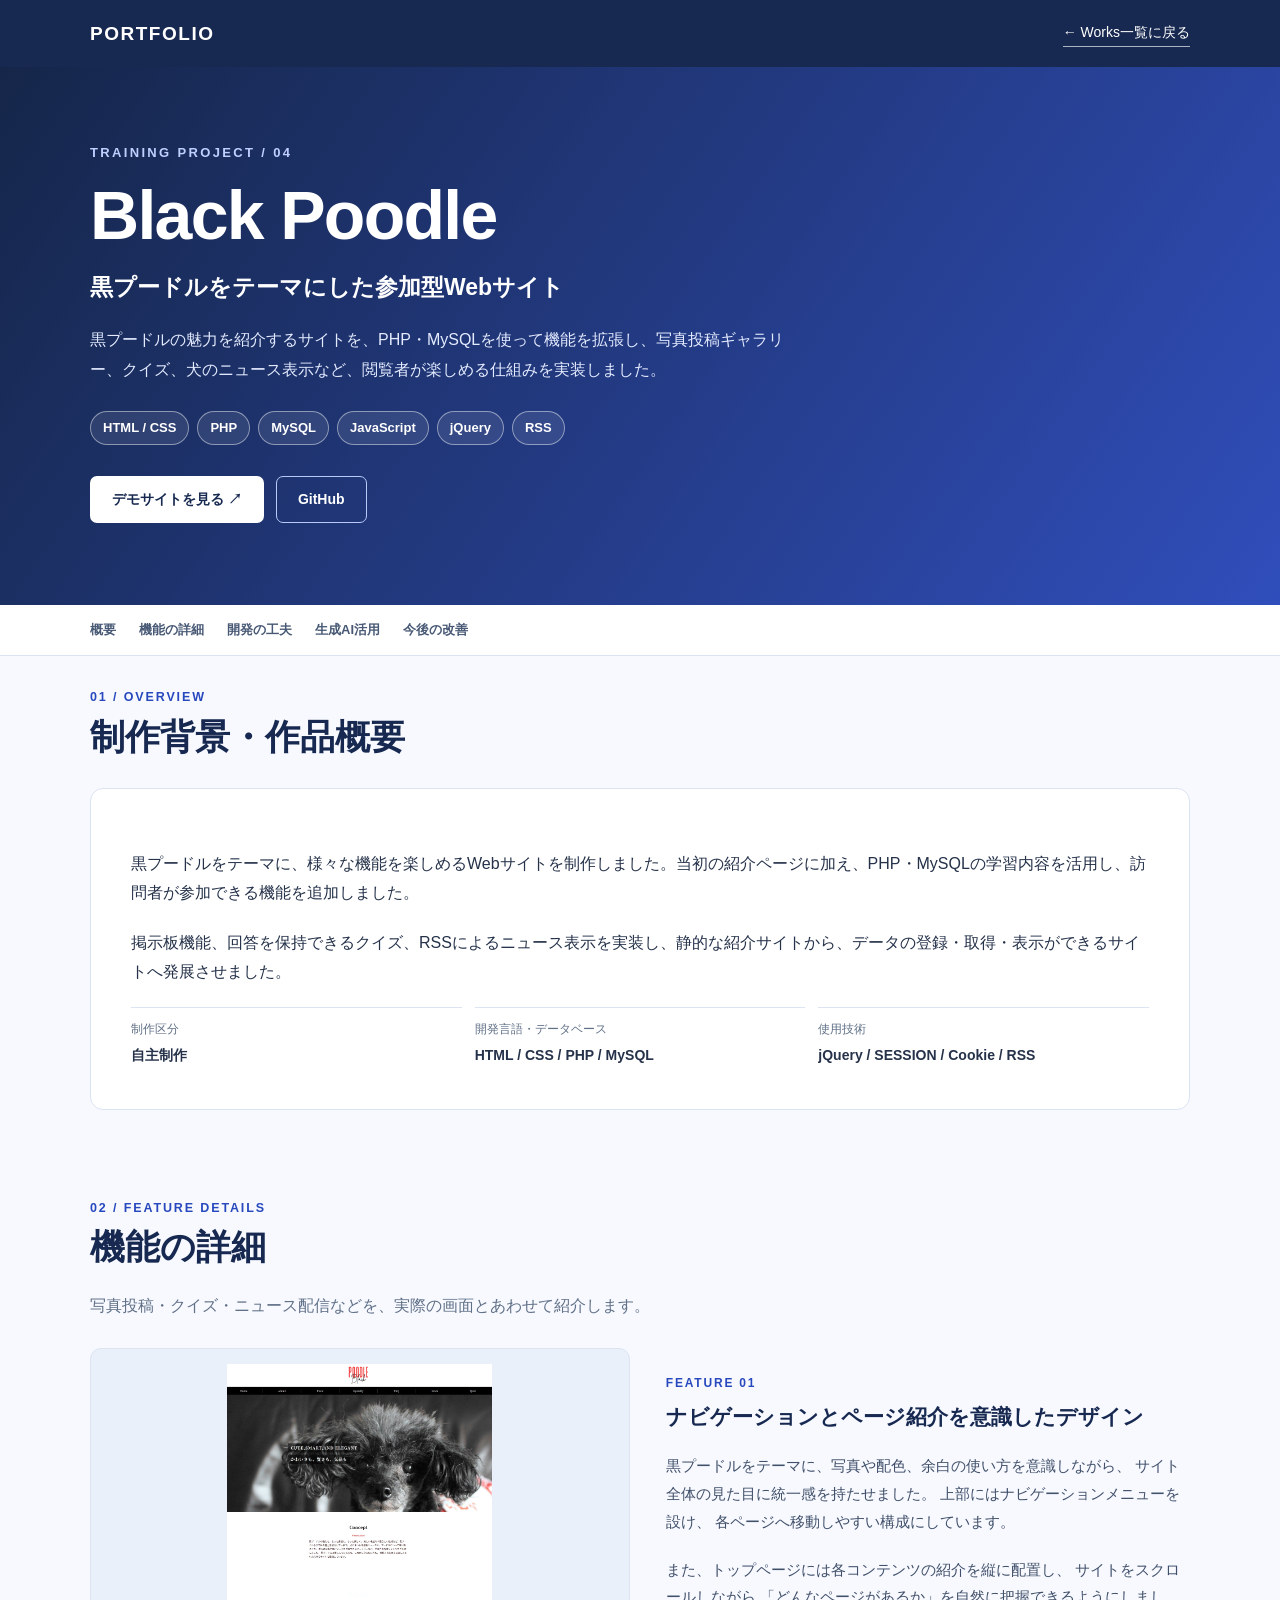
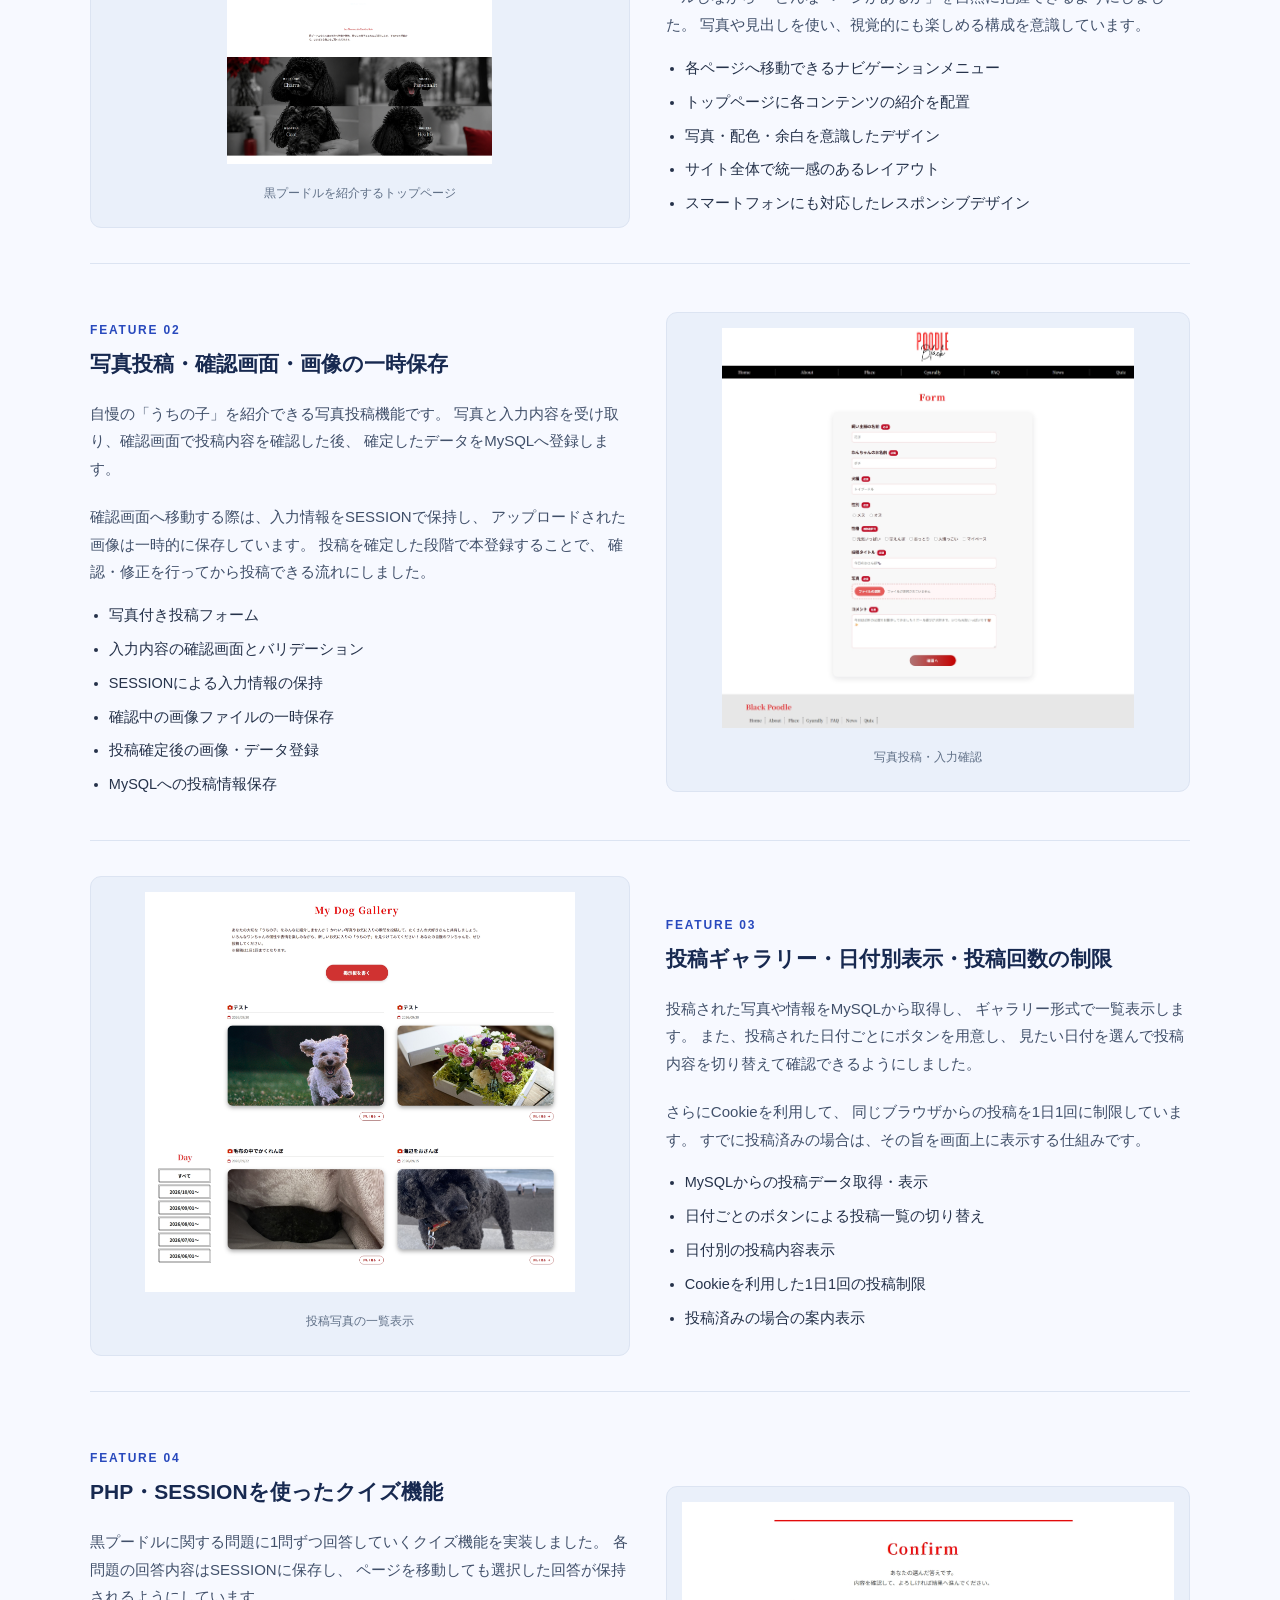
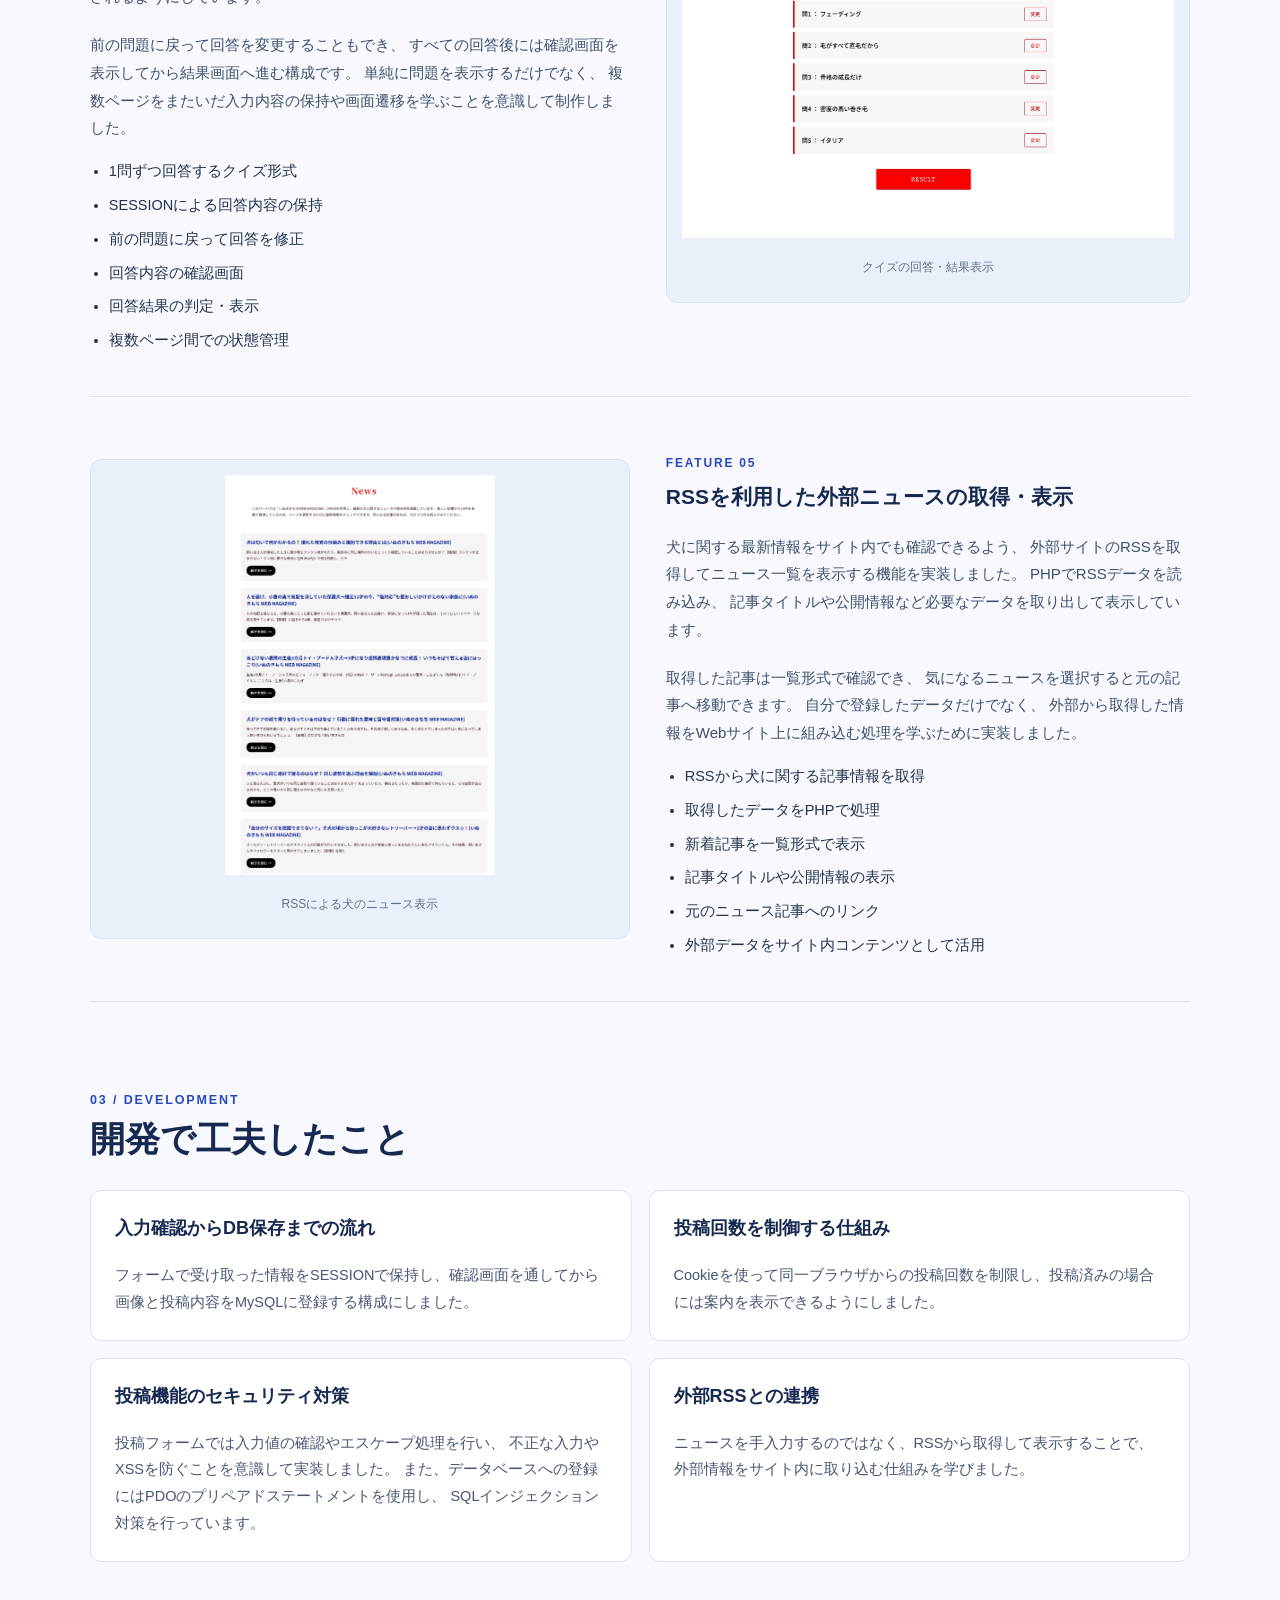
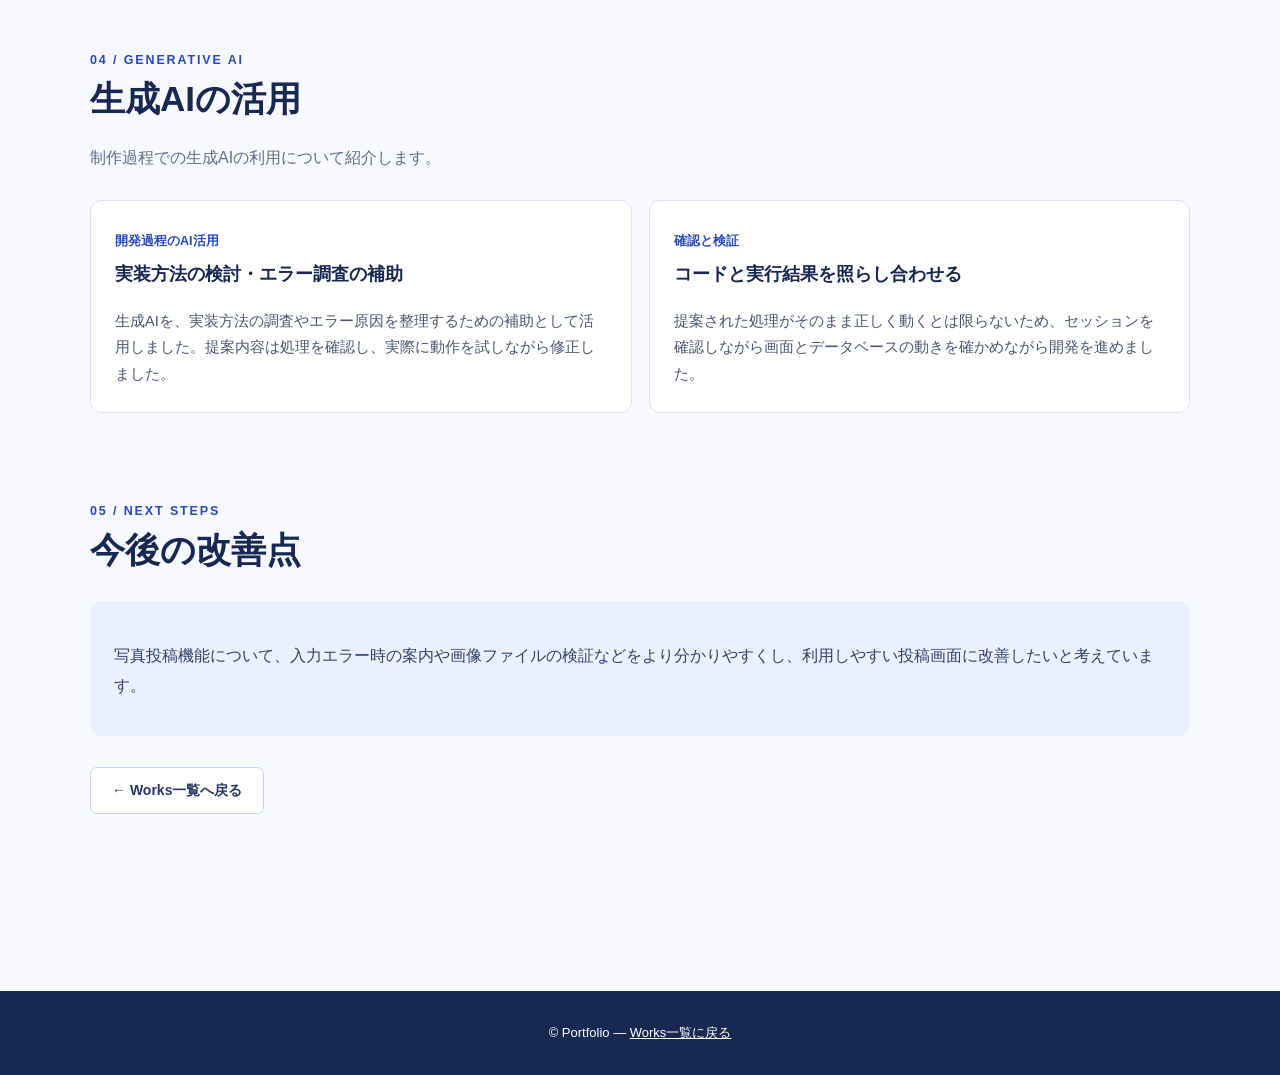
<file: black-poodle.html>
<!DOCTYPE html>
<html lang="ja">
<head>
  <meta charset="UTF-8">
  <meta name="viewport" content="width=device-width, initial-scale=1.0">
  <meta name="description" content="Black Poodle｜黒プードルをテーマにしたWebサイト。写真投稿、クイズ、犬のニュース配信などの実装を紹介します。">
  <title>Black Poodle | Works Detail</title>
  <link rel="stylesheet" href="works.css">
</head>
<body>
  <header class="topbar">
    <div class="container">
      <a class="brand" href="index.html">PORTFOLIO</a>
      <a class="back-link" href="index.html#point3">← Works一覧に戻る</a>
    </div>
  </header>

  <section class="hero" aria-labelledby="page-title">
    <div class="container">
      <p class="eyebrow">TRAINING PROJECT / 04</p>
      <h1 id="page-title">Black Poodle</h1>
      <p class="hero-sub">黒プードルをテーマにした参加型Webサイト</p>
      <p class="hero-desc">黒プードルの魅力を紹介するサイトを、PHP・MySQLを使って機能を拡張し、写真投稿ギャラリー、クイズ、犬のニュース表示など、閲覧者が楽しめる仕組みを実装しました。</p>
      <ul class="tag-list" aria-label="使用技術">
        <li>HTML / CSS</li>
        <li>PHP</li>
        <li>MySQL</li>
        <li>JavaScript</li>
        <li>jQuery</li>
        <li>RSS</li>
      </ul>
      <div class="actions">
        <a class="btn btn-light" href="http://kimura.atwebpages.com/poodle/index.html" target="_blank" rel="noopener noreferrer">デモサイトを見る ↗</a>
        <!-- TODO: 公開用のGitHubリポジトリURLに差し替える -->
        <a class="btn btn-outline" href="https://github.com/yuka3day525-jpg/poodle.git">GitHub</a>
      </div>
    </div>
  </section>

  <nav class="page-nav" aria-label="ページ内メニュー">
    <div class="container">
      <a href="#overview">概要</a>
      <a href="#feature-details">機能の詳細</a>
      <a href="#development">開発の工夫</a>
      <a href="#ai">生成AI活用</a>
      <a href="#future">今後の改善</a>
    </div>
  </nav>

  <main class="container">
    <section class="detail" id="overview">
      <div class="section-head">
        <p class="section-no">01 / OVERVIEW</p>
        <h2>制作背景・作品概要</h2>
      </div>
      <div class="summary">
        <p>黒プードルをテーマに、様々な機能を楽しめるWebサイトを制作しました。当初の紹介ページに加え、PHP・MySQLの学習内容を活用し、訪問者が参加できる機能を追加しました。</p>
        <p>掲示板機能、回答を保持できるクイズ、RSSによるニュース表示を実装し、静的な紹介サイトから、データの登録・取得・表示ができるサイトへ発展させました。</p>
        <dl class="meta">
          <div><dt>制作区分</dt><dd>自主制作</dd></div>
          <div><dt>開発言語・データベース</dt><dd>HTML / CSS / PHP / MySQL</dd></div>
          <div><dt>使用技術</dt><dd>jQuery / SESSION / Cookie / RSS</dd></div>
        </dl>
      </div>
    </section>

    <section class="detail" id="feature-details">
      <div class="section-head">
        <p class="section-no">02 / FEATURE DETAILS</p>
        <h2>機能の詳細</h2>
        <p class="section-lead">写真投稿・クイズ・ニュース配信などを、実際の画面とあわせて紹介します。</p>
      </div>

      <article class="detail-feature">
        <figure class="feature-picture">
          <img src="image/bp-home.jpg" alt="Black Poodleのトップページ" >
          
          <figcaption>黒プードルを紹介するトップページ</figcaption>
        </figure>
        <div class="feature-copy">
          <p class="small-number">FEATURE 01</p>
          <h3>ナビゲーションとページ紹介を意識したデザイン</h3>
          <p>
              黒プードルをテーマに、写真や配色、余白の使い方を意識しながら、
              サイト全体の見た目に統一感を持たせました。
              上部にはナビゲーションメニューを設け、
              各ページへ移動しやすい構成にしています。
          </p>
          <p>
              また、トップページには各コンテンツの紹介を縦に配置し、
              サイトをスクロールしながら
              「どんなページがあるか」を自然に把握できるようにしました。
              写真や見出しを使い、視覚的にも楽しめる構成を意識しています。
          </p>

          <ul>
              <li>各ページへ移動できるナビゲーションメニュー</li>
              <li>トップページに各コンテンツの紹介を配置</li>
              <li>写真・配色・余白を意識したデザイン</li>
              <li>サイト全体で統一感のあるレイアウト</li>
              <li>スマートフォンにも対応したレスポンシブデザイン</li>
          </ul>
      </div>
      </article>

      <article class="detail-feature">
          <figure class="feature-picture">
              <img
                  src="image/bp-post.jpg"
                  alt="犬の写真を投稿するフォームと確認画面"
                  
              >
              
              <figcaption>写真投稿・入力確認</figcaption>
          </figure>

          <div class="feature-copy">
              <p class="small-number">FEATURE 02</p>

              <h3>写真投稿・確認画面・画像の一時保存</h3>

              <p>
                  自慢の「うちの子」を紹介できる写真投稿機能です。
                  写真と入力内容を受け取り、確認画面で投稿内容を確認した後、
                  確定したデータをMySQLへ登録します。
              </p>

              <p>
                  確認画面へ移動する際は、入力情報をSESSIONで保持し、
                  アップロードされた画像は一時的に保存しています。
                  投稿を確定した段階で本登録することで、
                  確認・修正を行ってから投稿できる流れにしました。
              </p>

              <ul>
                  <li>写真付き投稿フォーム</li>
                  <li>入力内容の確認画面とバリデーション</li>
                  <li>SESSIONによる入力情報の保持</li>
                  <li>確認中の画像ファイルの一時保存</li>
                  <li>投稿確定後の画像・データ登録</li>
                  <li>MySQLへの投稿情報保存</li>
              </ul>
          </div>
      </article>

      <article class="detail-feature">
          <figure class="feature-picture">
              <img
                  src="image/bp-gallery.jpg"
                  alt="投稿された犬の写真を表示するギャラリー画面"
                  
              >
              
              <figcaption>投稿写真の一覧表示</figcaption>
          </figure>

          <div class="feature-copy">
              <p class="small-number">FEATURE 03</p>

              <h3>投稿ギャラリー・日付別表示・投稿回数の制限</h3>

              <p>
                  投稿された写真や情報をMySQLから取得し、
                  ギャラリー形式で一覧表示します。
                  また、投稿された日付ごとにボタンを用意し、
                  見たい日付を選んで投稿内容を切り替えて確認できるようにしました。
              </p>

              <p>
                  さらにCookieを利用して、
                  同じブラウザからの投稿を1日1回に制限しています。
                  すでに投稿済みの場合は、その旨を画面上に表示する仕組みです。
              </p>

              <ul>
                  <li>MySQLからの投稿データ取得・表示</li>
                  <li>日付ごとのボタンによる投稿一覧の切り替え</li>
                  <li>日付別の投稿内容表示</li>
                  <li>Cookieを利用した1日1回の投稿制限</li>
                  <li>投稿済みの場合の案内表示</li>
              </ul>
          </div>
      </article>

      <article class="detail-feature">
          <figure class="feature-picture">
              <img
                  src="image/bp-quiz.jpg"
                  alt="黒プードルに関するクイズ画面"
                  
              >
            
              <figcaption>クイズの回答・結果表示</figcaption>
          </figure>

          <div class="feature-copy">
              <p class="small-number">FEATURE 04</p>

              <h3>PHP・SESSIONを使ったクイズ機能</h3>

              <p>
                  黒プードルに関する問題に1問ずつ回答していくクイズ機能を実装しました。
                  各問題の回答内容はSESSIONに保存し、
                  ページを移動しても選択した回答が保持されるようにしています。
              </p>

              <p>
                  前の問題に戻って回答を変更することもでき、
                  すべての回答後には確認画面を表示してから結果画面へ進む構成です。
                  単純に問題を表示するだけでなく、
                  複数ページをまたいだ入力内容の保持や画面遷移を学ぶことを意識して制作しました。
              </p>

              <ul>
                  <li>1問ずつ回答するクイズ形式</li>
                  <li>SESSIONによる回答内容の保持</li>
                  <li>前の問題に戻って回答を修正</li>
                  <li>回答内容の確認画面</li>
                  <li>回答結果の判定・表示</li>
                  <li>複数ページ間での状態管理</li>
              </ul>
          </div>
      </article>

      <article class="detail-feature">
        <figure class="feature-picture">
            <img
                src="image/bp-news.jpg"
                alt="RSSを使った犬のニュース一覧画面"
               
            >
           
            <figcaption>RSSによる犬のニュース表示</figcaption>
        </figure>

        <div class="feature-copy">
            <p class="small-number">FEATURE 05</p>

            <h3>RSSを利用した外部ニュースの取得・表示</h3>

            <p>
                犬に関する最新情報をサイト内でも確認できるよう、
                外部サイトのRSSを取得してニュース一覧を表示する機能を実装しました。
                PHPでRSSデータを読み込み、
                記事タイトルや公開情報など必要なデータを取り出して表示しています。
            </p>

            <p>
                取得した記事は一覧形式で確認でき、
                気になるニュースを選択すると元の記事へ移動できます。
                自分で登録したデータだけでなく、
                外部から取得した情報をWebサイト上に組み込む処理を学ぶために実装しました。
            </p>

            <ul>
                <li>RSSから犬に関する記事情報を取得</li>
                <li>取得したデータをPHPで処理</li>
                <li>新着記事を一覧形式で表示</li>
                <li>記事タイトルや公開情報の表示</li>
                <li>元のニュース記事へのリンク</li>
                <li>外部データをサイト内コンテンツとして活用</li>
            </ul>
        </div>
    </article>
    </section>

    <section class="detail" id="development">
      <div class="section-head">
        <p class="section-no">03 / DEVELOPMENT</p>
        <h2>開発で工夫したこと</h2>
      </div>
      <div class="two-col">
        <article class="info-card">
          <h3>入力確認からDB保存までの流れ</h3>
          <p>フォームで受け取った情報をSESSIONで保持し、確認画面を通してから画像と投稿内容をMySQLに登録する構成にしました。</p>
        </article>
        <article class="info-card">
          <h3>投稿回数を制御する仕組み</h3>
          <p>Cookieを使って同一ブラウザからの投稿回数を制限し、投稿済みの場合には案内を表示できるようにしました。</p>
        </article>
        <article class="info-card">
            <h3>投稿機能のセキュリティ対策</h3>
            <p>
                投稿フォームでは入力値の確認やエスケープ処理を行い、
                不正な入力やXSSを防ぐことを意識して実装しました。
                また、データベースへの登録にはPDOのプリペアドステートメントを使用し、
                SQLインジェクション対策を行っています。
            </p>
        </article>
        <article class="info-card">
          <h3>外部RSSとの連携</h3>
          <p>ニュースを手入力するのではなく、RSSから取得して表示することで、外部情報をサイト内に取り込む仕組みを学びました。</p>
        </article>
      </div>
    </section>

    <section class="detail" id="ai">
              <div class="section-head">
                <p class="section-no">04 / GENERATIVE AI</p>
                <h2>生成AIの活用</h2>
                <p class="section-lead">制作過程での生成AIの利用について紹介します。</p>
              </div>
              <div class="two-col">
                <article class="info-card">
                  <span class="ai-label">開発過程のAI活用</span>
                  <h3>実装方法の検討・エラー調査の補助</h3>
                  <p>生成AIを、実装方法の調査やエラー原因を整理するための補助として活用しました。提案内容は処理を確認し、実際に動作を試しながら修正しました。</p>
                </article>
                <article class="info-card">
                  <span class="ai-label">確認と検証</span>
                  <h3>コードと実行結果を照らし合わせる</h3>
                  <p>提案された処理がそのまま正しく動くとは限らないため、セッションを確認しながら画面とデータベースの動きを確かめながら開発を進めました。</p>
                </article>
      </div>
    </section>

    <section class="detail" id="future">
      <div class="section-head">
        <p class="section-no">05 / NEXT STEPS</p>
        <h2>今後の改善点</h2>
      </div>
      <div class="callout">
        <p>写真投稿機能について、入力エラー時の案内や画像ファイルの検証などをより分かりやすくし、利用しやすい投稿画面に改善したいと考えています。</p>
      </div>
      <div class="actions">
        <a class="btn" style="background:#fff;border-color:#c9d5ec;color:#243765" href="index.html#point3">← Works一覧へ戻る</a>
      </div>
    </section>
  </main>

  <footer>
    <div class="container">© Portfolio — <a href="index.html#point3">Works一覧に戻る</a></div>
  </footer>
</body>
</html>
</file>
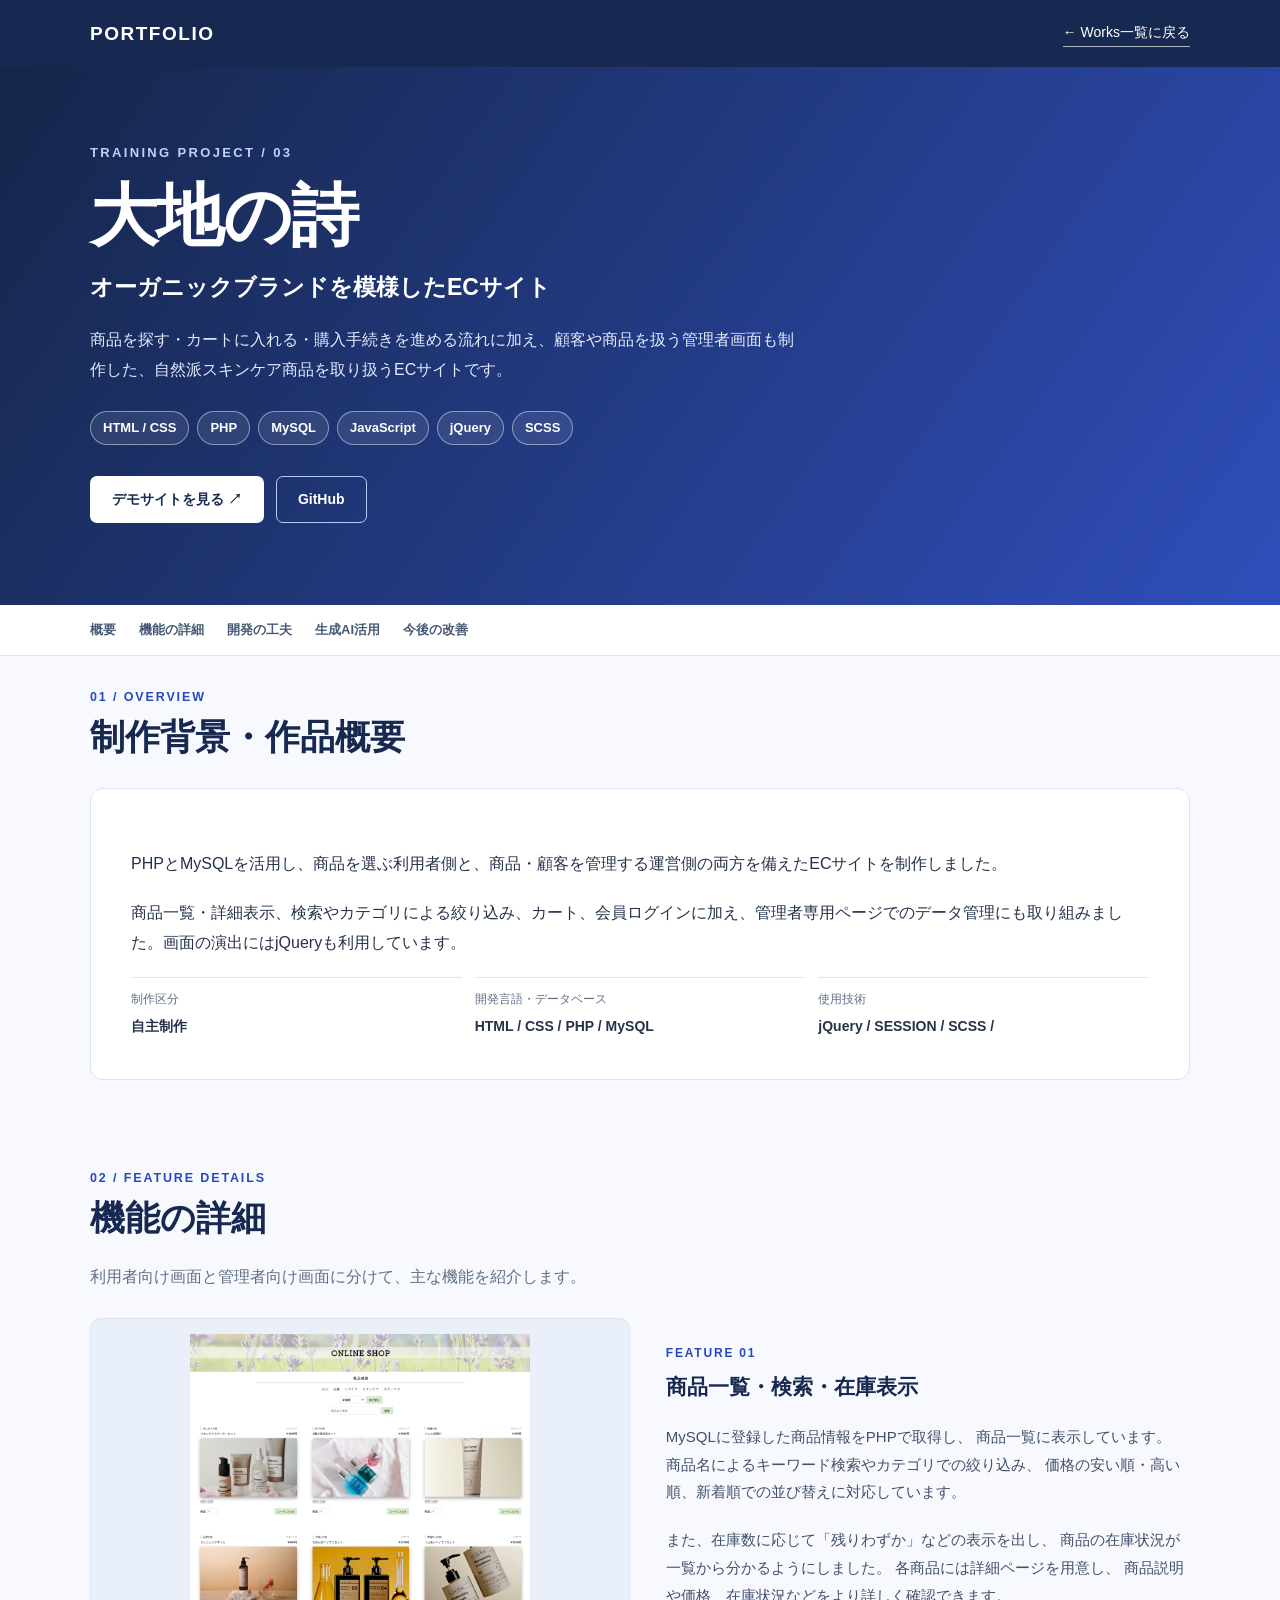
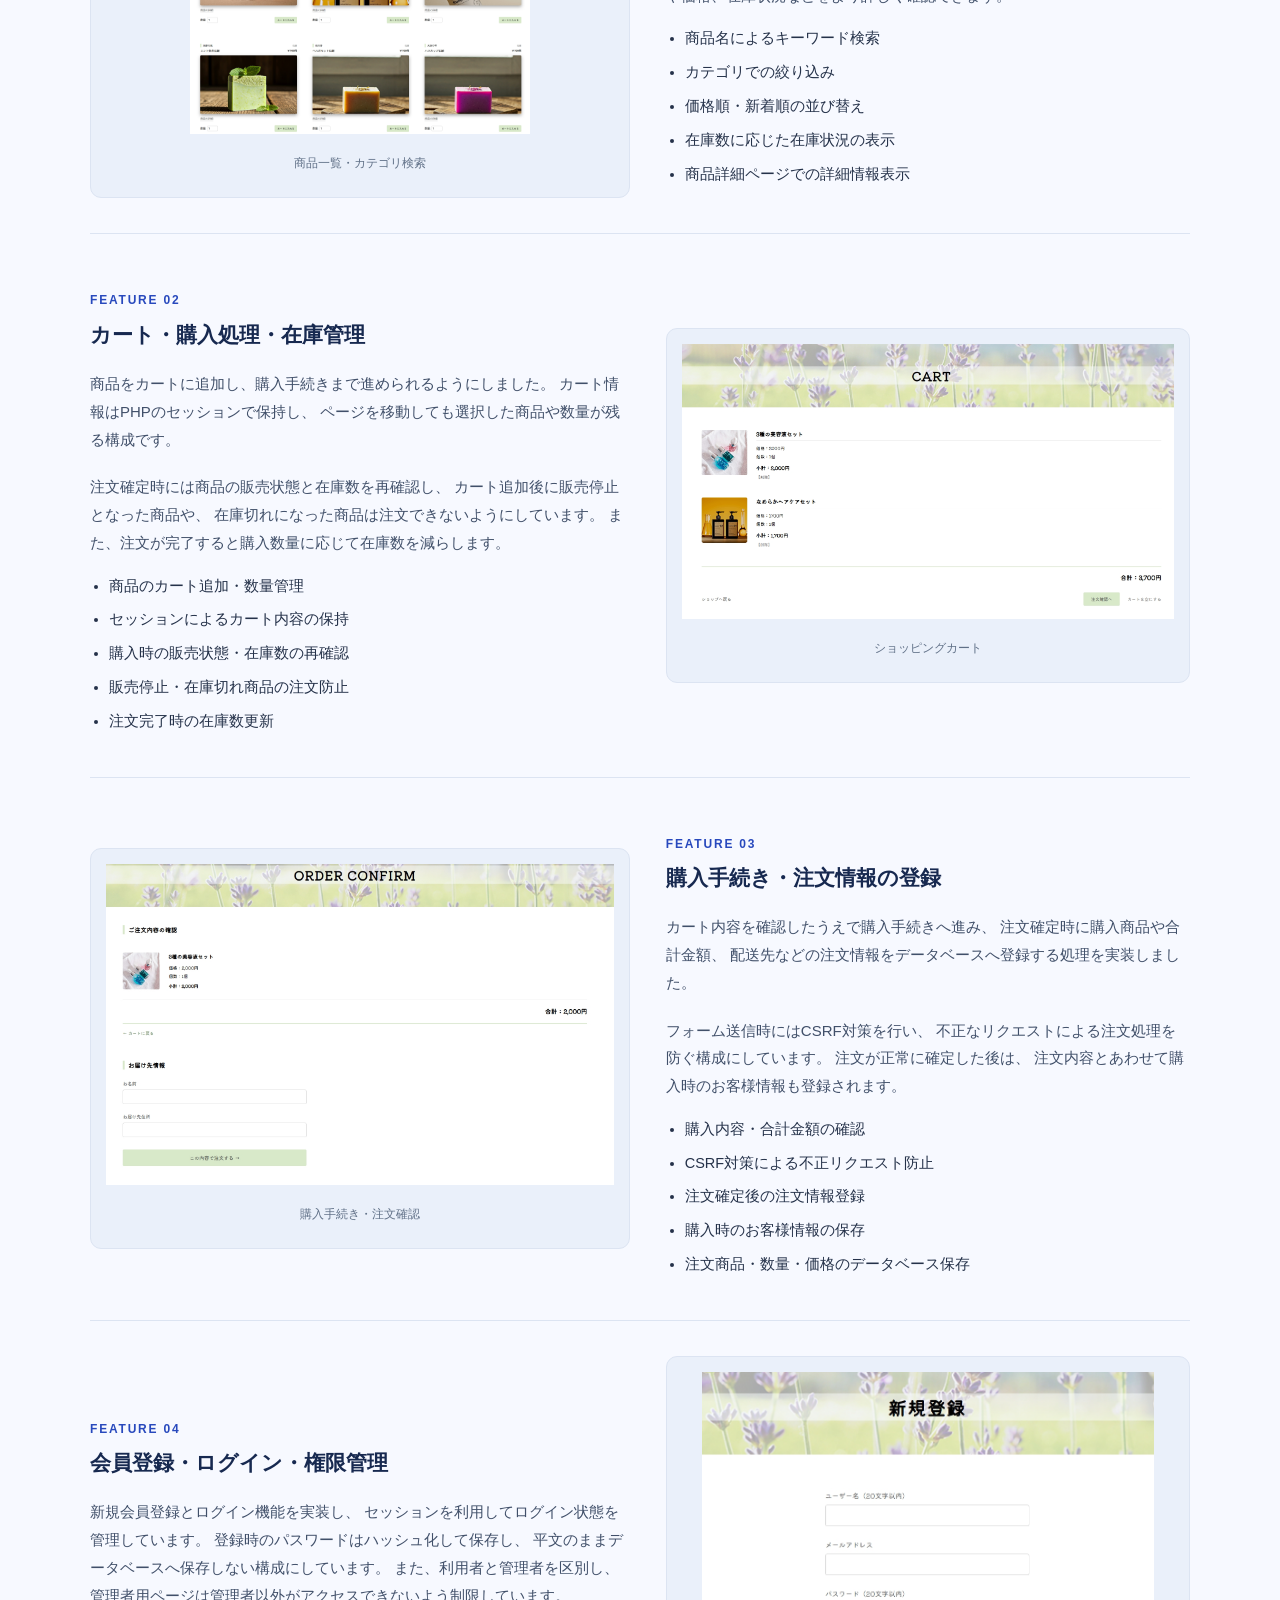
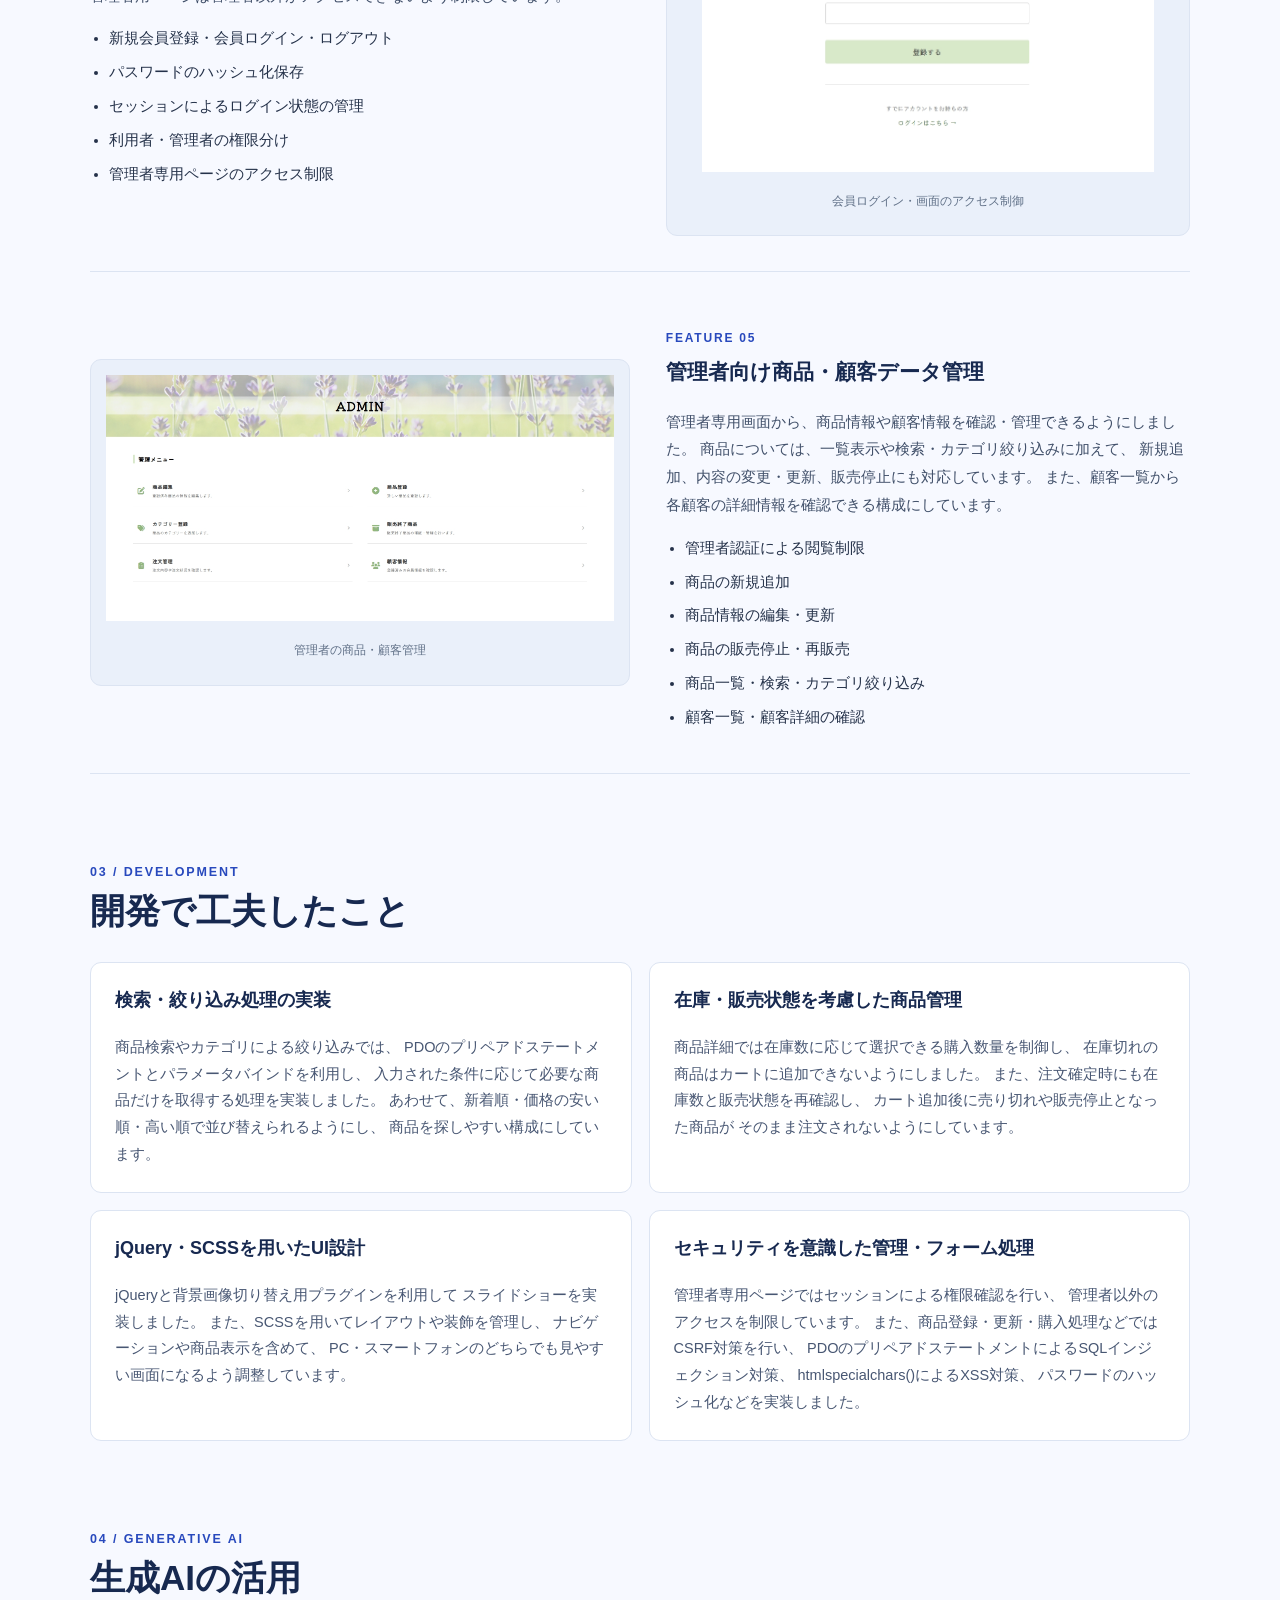
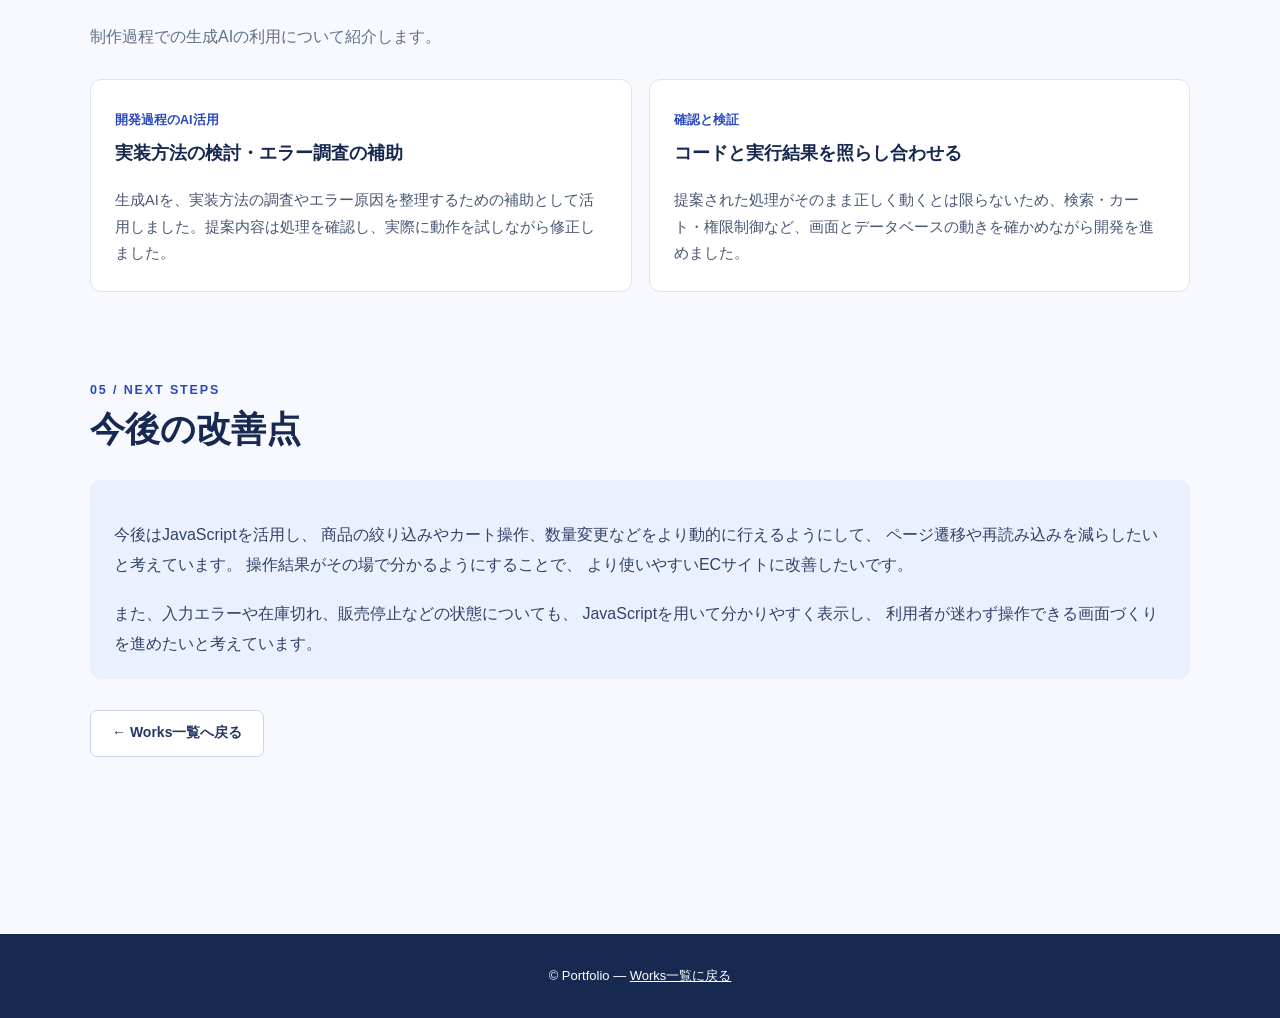
<file: daichi.html>
<!DOCTYPE html>
<html lang="ja">
<head>
  <meta charset="UTF-8">
  <meta name="viewport" content="width=device-width, initial-scale=1.0">
  <meta name="description" content="大地の詩｜PHP・MySQLで制作したECサイトの機能と開発の工夫を紹介するポートフォリオ詳細ページです。">
  <title>大地の詩 | Works Detail</title>
  <link rel="stylesheet" href="works.css">
</head>
<body>
  <header class="topbar">
    <div class="container">
      <a class="brand" href="index.html">PORTFOLIO</a>
      <a class="back-link" href="index.html#point3">← Works一覧に戻る</a>
    </div>
  </header>

  <section class="hero" aria-labelledby="page-title">
    <div class="container">
      <p class="eyebrow">TRAINING PROJECT / 03</p>
      <h1 id="page-title">大地の詩</h1>
      <p class="hero-sub">オーガニックブランドを模様したECサイト</p>
      <p class="hero-desc">商品を探す・カートに入れる・購入手続きを進める流れに加え、顧客や商品を扱う管理者画面も制作した、自然派スキンケア商品を取り扱うECサイトです。</p>
      <ul class="tag-list" aria-label="使用技術">
        <li>HTML / CSS</li>
        <li>PHP</li>
        <li>MySQL</li>
        <li>JavaScript</li>
        <li>jQuery</li>
        <li>SCSS</li>
      </ul>
      <div class="actions">
        <a class="btn btn-light" href="http://kimura.atwebpages.com/daitinouta/index.php" target="_blank" rel="noopener noreferrer">デモサイトを見る ↗</a>
        <!-- TODO: 公開用のGitHubリポジトリURLに差し替える -->
        <a class="btn btn-outline" href="https://github.com/yuka3day525-jpg/daithi.git">GitHub</a>
      </div>
    </div>
  </section>

  <nav class="page-nav" aria-label="ページ内メニュー">
    <div class="container">
      <a href="#overview">概要</a>
      <a href="#feature-details">機能の詳細</a>
      <a href="#development">開発の工夫</a>
      <a href="#ai">生成AI活用</a>
      <a href="#future">今後の改善</a>
    </div>
  </nav>

  <main class="container">
    <section class="detail" id="overview">
      <div class="section-head">
        <p class="section-no">01 / OVERVIEW</p>
        <h2>制作背景・作品概要</h2>
      </div>
      <div class="summary">
        <p>PHPとMySQLを活用し、商品を選ぶ利用者側と、商品・顧客を管理する運営側の両方を備えたECサイトを制作しました。</p>
        <p>商品一覧・詳細表示、検索やカテゴリによる絞り込み、カート、会員ログインに加え、管理者専用ページでのデータ管理にも取り組みました。画面の演出にはjQueryも利用しています。</p>
        <dl class="meta">
          <div><dt>制作区分</dt><dd>自主制作</dd></div>
          <div><dt>開発言語・データベース</dt><dd>HTML / CSS / PHP / MySQL</dd></div>
          <div><dt>使用技術</dt><dd>jQuery / SESSION / SCSS / </dd></div>
        </dl>
      </div>
    </section>

    <section class="detail" id="feature-details">
      <div class="section-head">
        <p class="section-no">02 / FEATURE DETAILS</p>
        <h2>機能の詳細</h2>
        <p class="section-lead">利用者向け画面と管理者向け画面に分けて、主な機能を紹介します。</p>
      </div>

      <article class="detail-feature">
        <figure class="feature-picture">
          <img src="image/daichi-products.jpg" alt="大地の詩の商品一覧画面" >
          
          <figcaption>商品一覧・カテゴリ検索</figcaption>
        </figure>
        <div class="feature-copy">
          <p class="small-number">FEATURE 01</p>

          <h3>商品一覧・検索・在庫表示</h3>

          <p>
              MySQLに登録した商品情報をPHPで取得し、
              商品一覧に表示しています。
              商品名によるキーワード検索やカテゴリでの絞り込み、
              価格の安い順・高い順、新着順での並び替えに対応しています。
          </p>

          <p>
              また、在庫数に応じて「残りわずか」などの表示を出し、
              商品の在庫状況が一覧から分かるようにしました。
              各商品には詳細ページを用意し、
              商品説明や価格、在庫状況などをより詳しく確認できます。
          </p>

          <ul>
              <li>商品名によるキーワード検索</li>
              <li>カテゴリでの絞り込み</li>
              <li>価格順・新着順の並び替え</li>
              <li>在庫数に応じた在庫状況の表示</li>
              <li>商品詳細ページでの詳細情報表示</li>
          </ul>
      </div>
      </article>

      <article class="detail-feature">
          <figure class="feature-picture">
              <img
                  src="image/daichi-cart.jpg"
                  alt="ショッピングカート画面">
                  
              <figcaption>ショッピングカート</figcaption>
          </figure>

          <div class="feature-copy">
              <p class="small-number">FEATURE 02</p>

              <h3>カート・購入処理・在庫管理</h3>

              <p>
                  商品をカートに追加し、購入手続きまで進められるようにしました。
                  カート情報はPHPのセッションで保持し、
                  ページを移動しても選択した商品や数量が残る構成です。
              </p>

              <p>
                  注文確定時には商品の販売状態と在庫数を再確認し、
                  カート追加後に販売停止となった商品や、
                  在庫切れになった商品は注文できないようにしています。
                  また、注文が完了すると購入数量に応じて在庫数を減らします。
              </p>

              <ul>
                  <li>商品のカート追加・数量管理</li>
                  <li>セッションによるカート内容の保持</li>
                  <li>購入時の販売状態・在庫数の再確認</li>
                  <li>販売停止・在庫切れ商品の注文防止</li>
                  <li>注文完了時の在庫数更新</li>
              </ul>
          </div>
      </article>

      <article class="detail-feature">
          <figure class="feature-picture">
              <img
                  src="image/daichi-checkout.jpg"
                  alt="購入手続き・注文確認画面"
      
              >
              
              <figcaption>購入手続き・注文確認</figcaption>
          </figure>

          <div class="feature-copy">
              <p class="small-number">FEATURE 03</p>

              <h3>購入手続き・注文情報の登録</h3>

              <p>
                  カート内容を確認したうえで購入手続きへ進み、
                  注文確定時に購入商品や合計金額、
                  配送先などの注文情報をデータベースへ登録する処理を実装しました。
              </p>

              <p>
                  フォーム送信時にはCSRF対策を行い、
                  不正なリクエストによる注文処理を防ぐ構成にしています。
                  注文が正常に確定した後は、
                  注文内容とあわせて購入時のお客様情報も登録されます。
              </p>

              <ul>
                  <li>購入内容・合計金額の確認</li>
                  <li>CSRF対策による不正リクエスト防止</li>
                  <li>注文確定後の注文情報登録</li>
                  <li>購入時のお客様情報の保存</li>
                  <li>注文商品・数量・価格のデータベース保存</li>
              </ul>
          </div>
      </article>

      <article class="detail-feature">
        <figure class="feature-picture">
          <img src="image/daichi-login.jpg" alt="会員ログイン画面" >
         
          <figcaption>会員ログイン・画面のアクセス制御</figcaption>
        </figure>
        <div class="feature-copy">
        <p class="small-number">FEATURE 04</p>

        <h3>会員登録・ログイン・権限管理</h3>

        <p>
            新規会員登録とログイン機能を実装し、
            セッションを利用してログイン状態を管理しています。
            登録時のパスワードはハッシュ化して保存し、
            平文のままデータベースへ保存しない構成にしています。
            また、利用者と管理者を区別し、
            管理者用ページは管理者以外がアクセスできないよう制限しています。
        </p>

        <ul>
            <li>新規会員登録・会員ログイン・ログアウト</li>
            <li>パスワードのハッシュ化保存</li>
            <li>セッションによるログイン状態の管理</li>
            <li>利用者・管理者の権限分け</li>
            <li>管理者専用ページのアクセス制限</li>
        </ul>
      </article>

      <article class="detail-feature">
        <figure class="feature-picture">
          <img src="image/daichi-admin.jpg" alt="商品や顧客情報を扱う管理者画面" >

          <figcaption>管理者の商品・顧客管理</figcaption>
        </figure>
        <div class="feature-copy">
          <p class="small-number">FEATURE 05</p>
          <h3>管理者向け商品・顧客データ管理</h3>

          <p>
              管理者専用画面から、商品情報や顧客情報を確認・管理できるようにしました。
              商品については、一覧表示や検索・カテゴリ絞り込みに加えて、
              新規追加、内容の変更・更新、販売停止にも対応しています。
              また、顧客一覧から各顧客の詳細情報を確認できる構成にしています。
          </p>

          <ul>
              <li>管理者認証による閲覧制限</li>
              <li>商品の新規追加</li>
              <li>商品情報の編集・更新</li>
              <li>商品の販売停止・再販売</li>
              <li>商品一覧・検索・カテゴリ絞り込み</li>
              <li>顧客一覧・顧客詳細の確認</li>
          </ul>
        </div>
      </article>
    </section>

  
    <section class="detail" id="development">
      <div class="section-head">
        <p class="section-no">03 / DEVELOPMENT</p>
        <h2>開発で工夫したこと</h2>
      </div>
      <div class="two-col">
        <article class="info-card">
            <h3>検索・絞り込み処理の実装</h3>
            <p>
                商品検索やカテゴリによる絞り込みでは、
                PDOのプリペアドステートメントとパラメータバインドを利用し、
                入力された条件に応じて必要な商品だけを取得する処理を実装しました。
                あわせて、新着順・価格の安い順・高い順で並び替えられるようにし、
                商品を探しやすい構成にしています。
            </p>
        </article>

        <article class="info-card">
            <h3>在庫・販売状態を考慮した商品管理</h3>
            <p>
                商品詳細では在庫数に応じて選択できる購入数量を制御し、
                在庫切れの商品はカートに追加できないようにしました。
                また、注文確定時にも在庫数と販売状態を再確認し、
                カート追加後に売り切れや販売停止となった商品が
                そのまま注文されないようにしています。
            </p>
        </article>

        <article class="info-card">
            <h3>jQuery・SCSSを用いたUI設計</h3>
            <p>
                jQueryと背景画像切り替え用プラグインを利用して
                スライドショーを実装しました。
                また、SCSSを用いてレイアウトや装飾を管理し、
                ナビゲーションや商品表示を含めて、
                PC・スマートフォンのどちらでも見やすい画面になるよう調整しています。
            </p>
        </article>

        <article class="info-card">
            <h3>セキュリティを意識した管理・フォーム処理</h3>
            <p>
                管理者専用ページではセッションによる権限確認を行い、
                管理者以外のアクセスを制限しています。
                また、商品登録・更新・購入処理などではCSRF対策を行い、
                PDOのプリペアドステートメントによるSQLインジェクション対策、
                htmlspecialchars()によるXSS対策、
                パスワードのハッシュ化などを実装しました。
            </p>
        </article>
              </div>
            </section>

            <section class="detail" id="ai">
              <div class="section-head">
                <p class="section-no">04 / GENERATIVE AI</p>
                <h2>生成AIの活用</h2>
                <p class="section-lead">制作過程での生成AIの利用について紹介します。</p>
              </div>
              <div class="two-col">
                <article class="info-card">
                  <span class="ai-label">開発過程のAI活用</span>
                  <h3>実装方法の検討・エラー調査の補助</h3>
                  <p>生成AIを、実装方法の調査やエラー原因を整理するための補助として活用しました。提案内容は処理を確認し、実際に動作を試しながら修正しました。</p>
                </article>
                <article class="info-card">
                  <span class="ai-label">確認と検証</span>
                  <h3>コードと実行結果を照らし合わせる</h3>
                  <p>提案された処理がそのまま正しく動くとは限らないため、検索・カート・権限制御など、画面とデータベースの動きを確かめながら開発を進めました。</p>
                </article>
      </div>
    </section>

    <section class="detail" id="future">
          <div class="section-head">
            <p class="section-no">05 / NEXT STEPS</p>
            <h2>今後の改善点</h2>
          </div>
          <div class="callout">
        <p>
            今後はJavaScriptを活用し、
            商品の絞り込みやカート操作、数量変更などをより動的に行えるようにして、
            ページ遷移や再読み込みを減らしたいと考えています。
            操作結果がその場で分かるようにすることで、
            より使いやすいECサイトに改善したいです。
        </p>

        <p style="margin-bottom:0">
            また、入力エラーや在庫切れ、販売停止などの状態についても、
            JavaScriptを用いて分かりやすく表示し、
            利用者が迷わず操作できる画面づくりを進めたいと考えています。
        </p>
    </div>
      <div class="actions">
        <a class="btn" style="background:#fff;border-color:#c9d5ec;color:#243765" href="index.html#point3">← Works一覧へ戻る</a>
      </div>
    </section>
  </main>
  <footer><div class="container">© Portfolio — <a href="index.html#point3">Works一覧に戻る</a></div></footer>
</body>
</html>
</file>
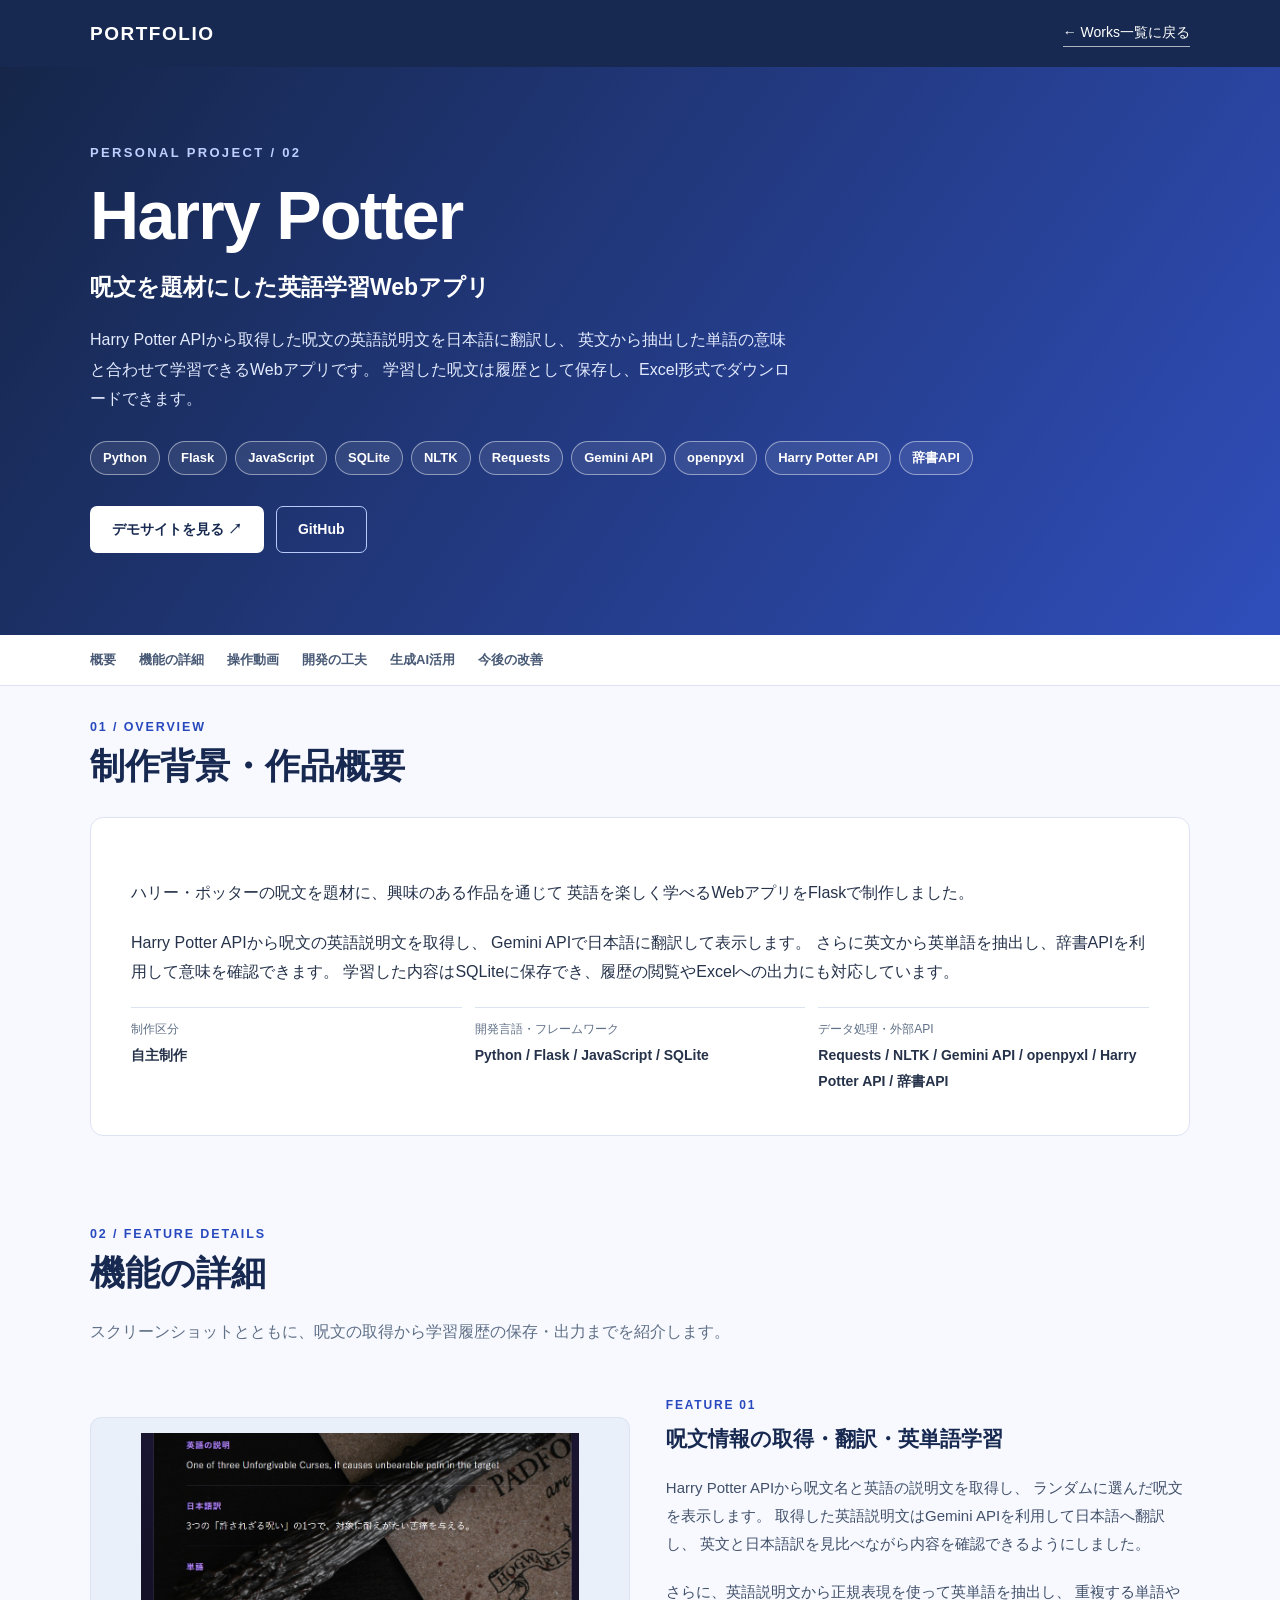
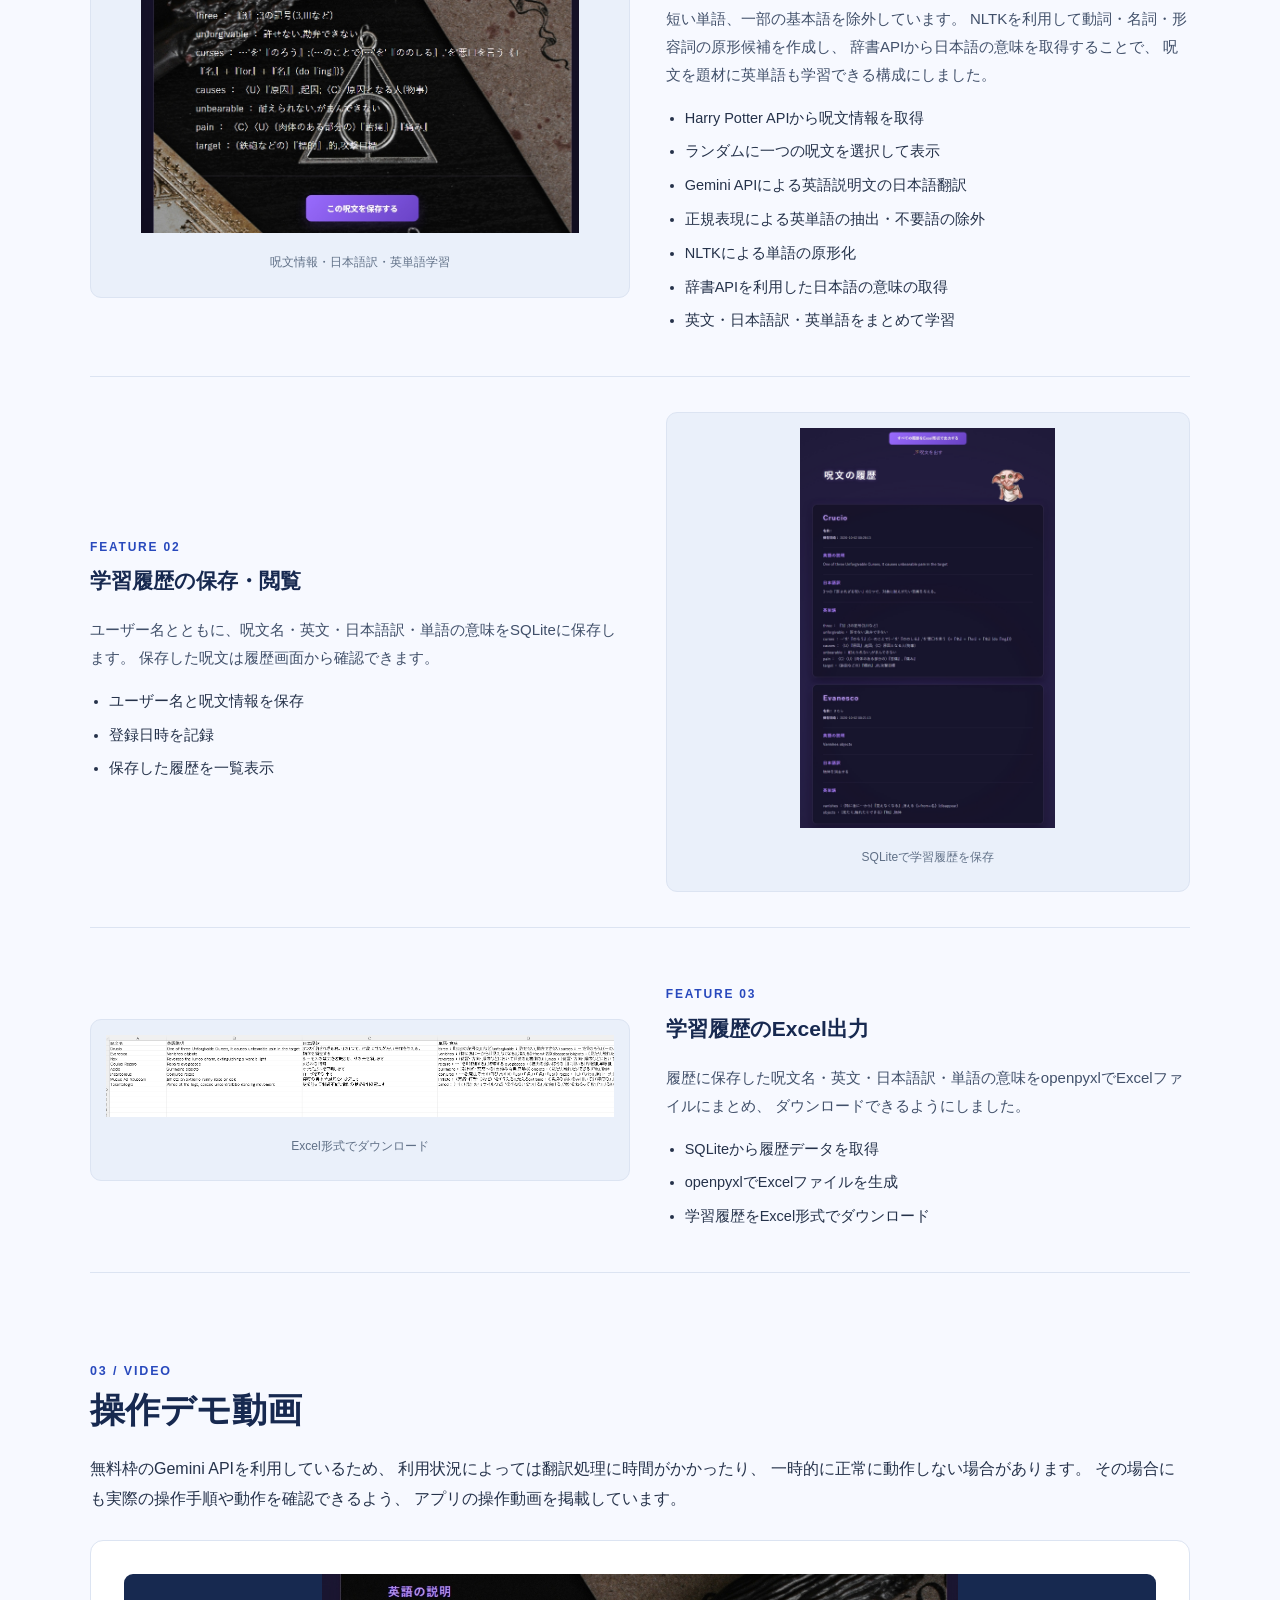
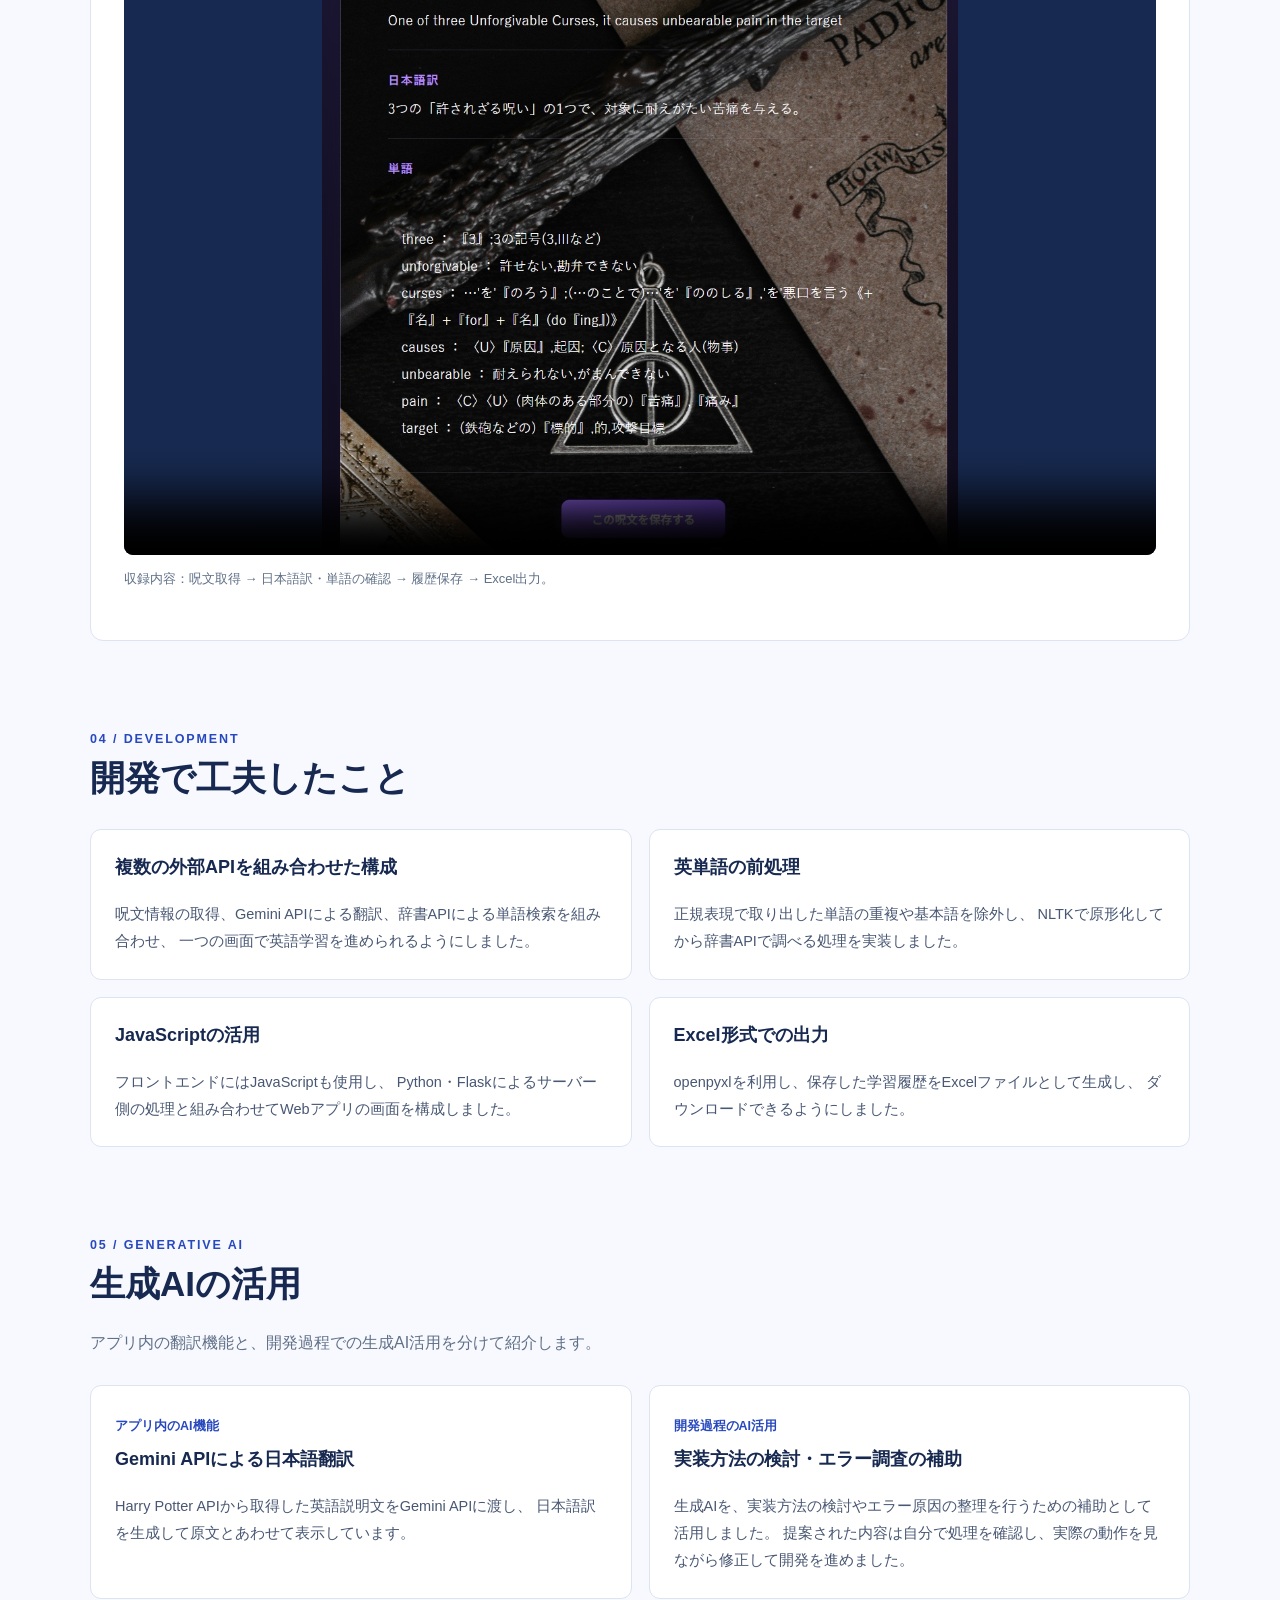
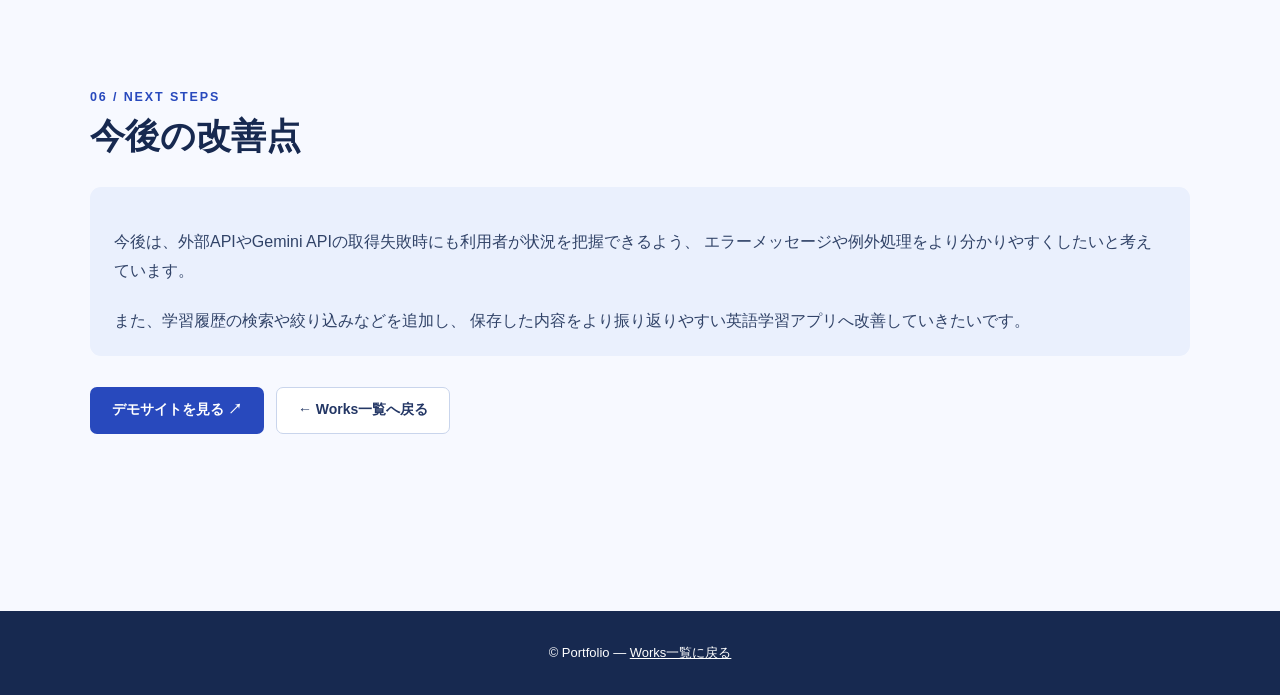
<file: harry.html>
<!DOCTYPE html>
<html lang="ja">
<head>
  <meta charset="UTF-8">
  <meta name="viewport" content="width=device-width, initial-scale=1.0">
  <meta name="description" content="Harry Potter｜呪文を題材にした英語学習Webアプリの制作背景、主な機能、開発時の工夫、操作動画を紹介するポートフォリオ詳細ページです。">
  <title>Harry Potter | Works Detail</title>
  <link rel="stylesheet" href="works.css">
</head>

<body>

  <header class="topbar">
    <div class="container">
      <a class="brand" href="index.html">PORTFOLIO</a>
      <a class="back-link" href="index.html#point3">← Works一覧に戻る</a>
    </div>
  </header>

  <section class="hero" aria-labelledby="page-title">
    <div class="container">
      <p class="eyebrow">PERSONAL PROJECT / 02</p>
      <h1 id="page-title">Harry Potter</h1>
      <p class="hero-sub">呪文を題材にした英語学習Webアプリ</p>

      <p class="hero-desc">
        Harry Potter APIから取得した呪文の英語説明文を日本語に翻訳し、
        英文から抽出した単語の意味と合わせて学習できるWebアプリです。
        学習した呪文は履歴として保存し、Excel形式でダウンロードできます。
      </p>

      <ul class="tag-list" aria-label="使用技術">
        <li>Python</li>
        <li>Flask</li>
        <li>JavaScript</li>
        <li>SQLite</li>
        <li>NLTK</li>
        <li>Requests</li>
        <li>Gemini API</li>
        <li>openpyxl</li>
        <li>Harry Potter API</li>
        <li>辞書API</li>
      </ul>

      <div class="actions">
        <a class="btn btn-light"
           href="https://harry-potter-app-kkv4.onrender.com/"
           target="_blank"
           rel="noopener noreferrer">
          デモサイトを見る ↗
        </a>

        <a class="btn btn-outline"
           href="https://github.com/yuka3day525-jpg/harry_potter_app.git"
           target="_blank"
           rel="noopener noreferrer">
          GitHub
        </a>
      </div>
    </div>
  </section>

  <nav class="page-nav" aria-label="ページ内メニュー">
    <div class="container">
      <a href="#overview">概要</a>
      <a href="#feature-details">機能の詳細</a>
      <a href="#video">操作動画</a>
      <a href="#development">開発の工夫</a>
      <a href="#ai">生成AI活用</a>
      <a href="#future">今後の改善</a>
    </div>
  </nav>

  <main class="container">

    <section class="detail" id="overview">
      <div class="section-head">
        <p class="section-no">01 / OVERVIEW</p>
        <h2>制作背景・作品概要</h2>
      </div>

      <div class="summary">
        <p>
          ハリー・ポッターの呪文を題材に、興味のある作品を通じて
          英語を楽しく学べるWebアプリをFlaskで制作しました。
        </p>

        <p>
          Harry Potter APIから呪文の英語説明文を取得し、
          Gemini APIで日本語に翻訳して表示します。
          さらに英文から英単語を抽出し、辞書APIを利用して意味を確認できます。
          学習した内容はSQLiteに保存でき、履歴の閲覧やExcelへの出力にも対応しています。
        </p>

        <dl class="meta">
          <div>
            <dt>制作区分</dt>
            <dd>自主制作</dd>
          </div>

          <div>
            <dt>開発言語・フレームワーク</dt>
            <dd>Python / Flask / JavaScript / SQLite</dd>
          </div>

          <div>
            <dt>データ処理・外部API</dt>
            <dd>Requests / NLTK / Gemini API / openpyxl / Harry Potter API / 辞書API</dd>
          </div>
        </dl>
      </div>
    </section>

    <section class="detail" id="feature-details">
      <div class="section-head">
        <p class="section-no">02 / FEATURE DETAILS</p>
        <h2>機能の詳細</h2>
        <p class="section-lead">
          スクリーンショットとともに、呪文の取得から学習履歴の保存・出力までを紹介します。
        </p>
      </div>

      <article class="detail-feature">
          <figure class="feature-picture">
              <img
                  src="image/hp-spell.jpg"
                  alt="呪文情報、日本語訳、英単語の意味を表示した画面"
             
              >
              
              <figcaption>呪文情報・日本語訳・英単語学習</figcaption>
          </figure>

          <div class="feature-copy">
              <p class="small-number">FEATURE 01</p>

              <h3>呪文情報の取得・翻訳・英単語学習</h3>

              <p>
                  Harry Potter APIから呪文名と英語の説明文を取得し、
                  ランダムに選んだ呪文を表示します。
                  取得した英語説明文はGemini APIを利用して日本語へ翻訳し、
                  英文と日本語訳を見比べながら内容を確認できるようにしました。
              </p>

              <p>
                  さらに、英語説明文から正規表現を使って英単語を抽出し、
                  重複する単語や短い単語、一部の基本語を除外しています。
                  NLTKを利用して動詞・名詞・形容詞の原形候補を作成し、
                  辞書APIから日本語の意味を取得することで、
                  呪文を題材に英単語も学習できる構成にしました。
              </p>

              <ul>
                  <li>Harry Potter APIから呪文情報を取得</li>
                  <li>ランダムに一つの呪文を選択して表示</li>
                  <li>Gemini APIによる英語説明文の日本語翻訳</li>
                  <li>正規表現による英単語の抽出・不要語の除外</li>
                  <li>NLTKによる単語の原形化</li>
                  <li>辞書APIを利用した日本語の意味の取得</li>
                  <li>英文・日本語訳・英単語をまとめて学習</li>
              </ul>
          </div>
      </article>
      <article class="detail-feature">
        <figure class="feature-picture">
          <img src="image/hp-history.jpg"
               alt="保存した呪文を一覧表示した画面">
               
          <figcaption>SQLiteで学習履歴を保存</figcaption>
        </figure>

        <div class="feature-copy">
          <p class="small-number">FEATURE 02</p>
          <h3>学習履歴の保存・閲覧</h3>

          <p>
            ユーザー名とともに、呪文名・英文・日本語訳・単語の意味をSQLiteに保存します。
            保存した呪文は履歴画面から確認できます。
          </p>

          <ul>
            <li>ユーザー名と呪文情報を保存</li>
            <li>登録日時を記録</li>
            <li>保存した履歴を一覧表示</li>
          </ul>
        </div>
      </article>

      <article class="detail-feature">
        <figure class="feature-picture">
          <img src="image/hp-excel.jpg"
               alt="ダウンロードした呪文履歴のExcelファイル">
               
          <figcaption>Excel形式でダウンロード</figcaption>
        </figure>

        <div class="feature-copy">
          <p class="small-number">FEATURE 03</p>
          <h3>学習履歴のExcel出力</h3>

          <p>
            履歴に保存した呪文名・英文・日本語訳・単語の意味をopenpyxlでExcelファイルにまとめ、
            ダウンロードできるようにしました。
          </p>

          <ul>
            <li>SQLiteから履歴データを取得</li>
            <li>openpyxlでExcelファイルを生成</li>
            <li>学習履歴をExcel形式でダウンロード</li>
          </ul>
        </div>
      </article>
    </section>

    <section class="detail" id="video">
      <div class="section-head">
        <p class="section-no">03 / VIDEO</p>
        <h2>操作デモ動画</h2>
        <p>
          無料枠のGemini APIを利用しているため、
          利用状況によっては翻訳処理に時間がかかったり、
          一時的に正常に動作しない場合があります。
          その場合にも実際の操作手順や動作を確認できるよう、
          アプリの操作動画を掲載しています。
        </p>
      </div>

      <div class="video-panel">
        <div class="video-wrap">
          <video controls
                 preload="metadata"
                 playsinline
                 poster="image/hp-spell.jpg"
                 aria-label="ハリー・ポッター英語学習アプリ操作デモ動画">
            <source src="video/hp-demo.mp4.mp4" type="video/mp4">
            <p class="video-fallback">
              動画を再生できない場合は、対応ブラウザでご確認ください。
            </p>
          </video>
        </div>

        <p class="hint">
          収録内容：呪文取得 → 日本語訳・単語の確認 → 履歴保存 → Excel出力。
        </p>
      </div>
    </section>

    <section class="detail" id="development">
      <div class="section-head">
        <p class="section-no">04 / DEVELOPMENT</p>
        <h2>開発で工夫したこと</h2>
      </div>

      <div class="two-col">
        <article class="info-card">
          <h3>複数の外部APIを組み合わせた構成</h3>
          <p>
            呪文情報の取得、Gemini APIによる翻訳、辞書APIによる単語検索を組み合わせ、
            一つの画面で英語学習を進められるようにしました。
          </p>
        </article>

        <article class="info-card">
          <h3>英単語の前処理</h3>
          <p>
            正規表現で取り出した単語の重複や基本語を除外し、
            NLTKで原形化してから辞書APIで調べる処理を実装しました。
          </p>
        </article>

        <article class="info-card">
          <h3>JavaScriptの活用</h3>
          <p>
            フロントエンドにはJavaScriptも使用し、
            Python・Flaskによるサーバー側の処理と組み合わせてWebアプリの画面を構成しました。
          </p>
        </article>

        <article class="info-card">
          <h3>Excel形式での出力</h3>
          <p>
            openpyxlを利用し、保存した学習履歴をExcelファイルとして生成し、
            ダウンロードできるようにしました。
          </p>
        </article>
      </div>
    </section>

    <section class="detail" id="ai">
      <div class="section-head">
        <p class="section-no">05 / GENERATIVE AI</p>
        <h2>生成AIの活用</h2>
        <p class="section-lead">
          アプリ内の翻訳機能と、開発過程での生成AI活用を分けて紹介します。
        </p>
      </div>

      <div class="two-col">
        <article class="info-card">
          <span class="ai-label">アプリ内のAI機能</span>
          <h3>Gemini APIによる日本語翻訳</h3>
          <p>
            Harry Potter APIから取得した英語説明文をGemini APIに渡し、
            日本語訳を生成して原文とあわせて表示しています。
          </p>
        </article>

        <article class="info-card">
          <span class="ai-label">開発過程のAI活用</span>
          <h3>実装方法の検討・エラー調査の補助</h3>
          <p>
            生成AIを、実装方法の検討やエラー原因の整理を行うための補助として活用しました。
            提案された内容は自分で処理を確認し、実際の動作を見ながら修正して開発を進めました。
          </p>
        </article>
      </div>
    </section>

    <section class="detail" id="future">
      <div class="section-head">
        <p class="section-no">06 / NEXT STEPS</p>
        <h2>今後の改善点</h2>
      </div>

      <div class="callout">
        <p>
          今後は、外部APIやGemini APIの取得失敗時にも利用者が状況を把握できるよう、
          エラーメッセージや例外処理をより分かりやすくしたいと考えています。
        </p>

        <p style="margin-bottom:0">
          また、学習履歴の検索や絞り込みなどを追加し、
          保存した内容をより振り返りやすい英語学習アプリへ改善していきたいです。
        </p>
      </div>

      <div class="actions">
        <a class="btn btn-blue"
           href="https://harry-potter-app-kkv4.onrender.com/"
           target="_blank"
           rel="noopener noreferrer">
          デモサイトを見る ↗
        </a>

        <a class="btn"
           style="background:#fff;border-color:#c9d5ec;color:#243765"
           href="index.html#point3">
          ← Works一覧へ戻る
        </a>
      </div>
    </section>

  </main>

  <footer>
    <div class="container">
      © Portfolio — <a href="index.html#point3">Works一覧に戻る</a>
    </div>
  </footer>

</body>
</html>
</file>
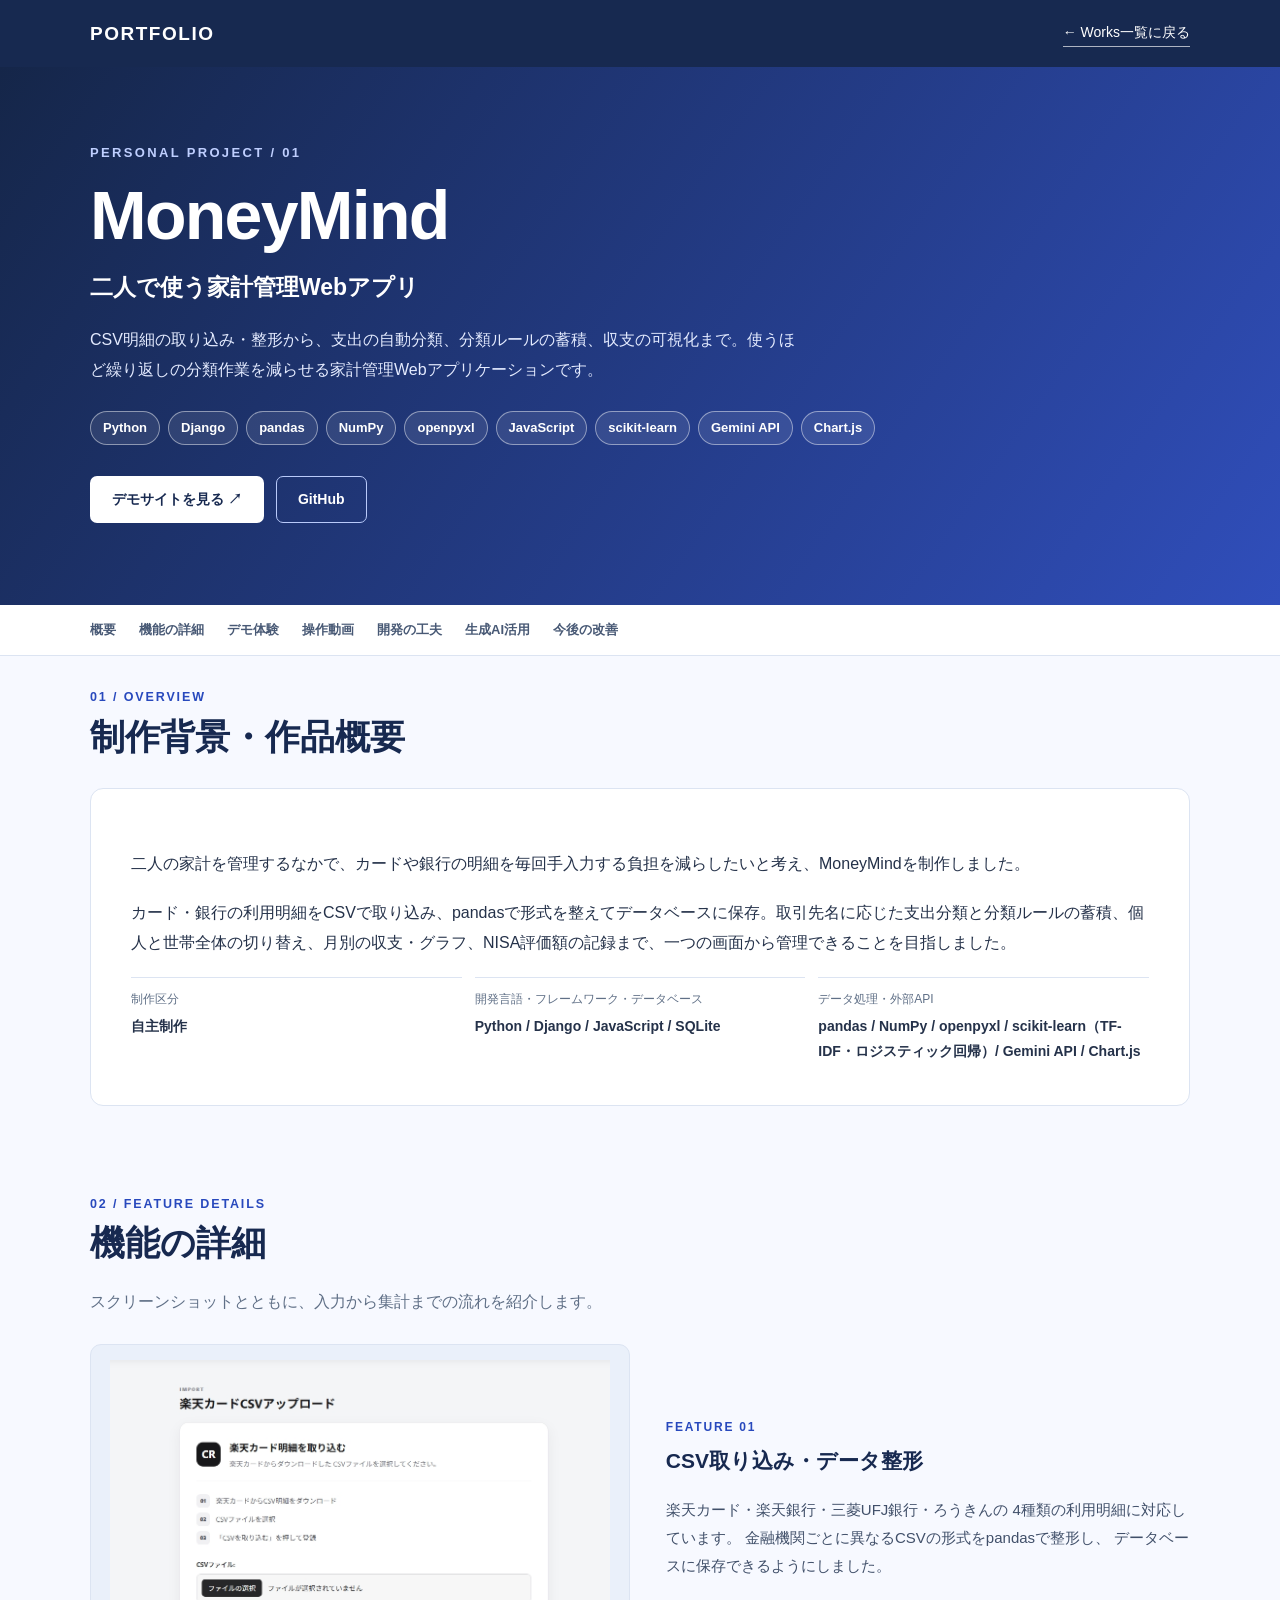
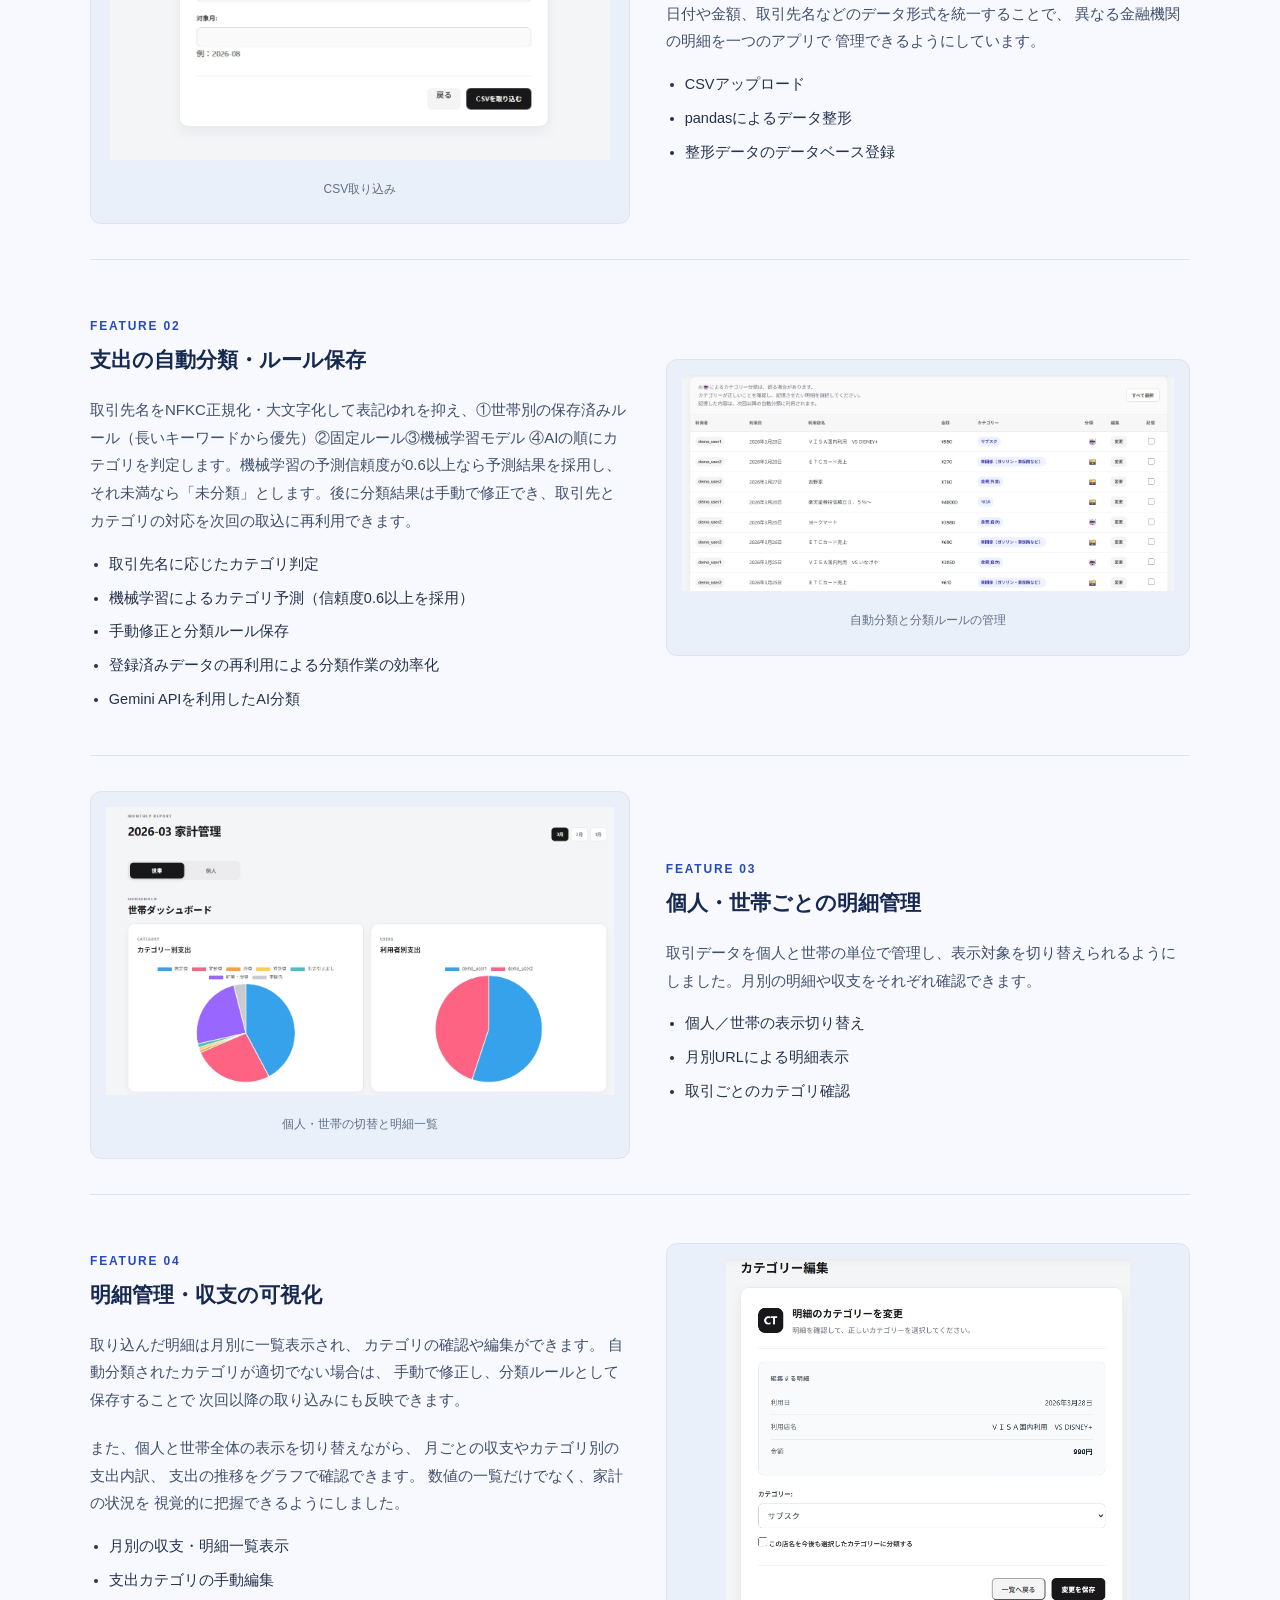
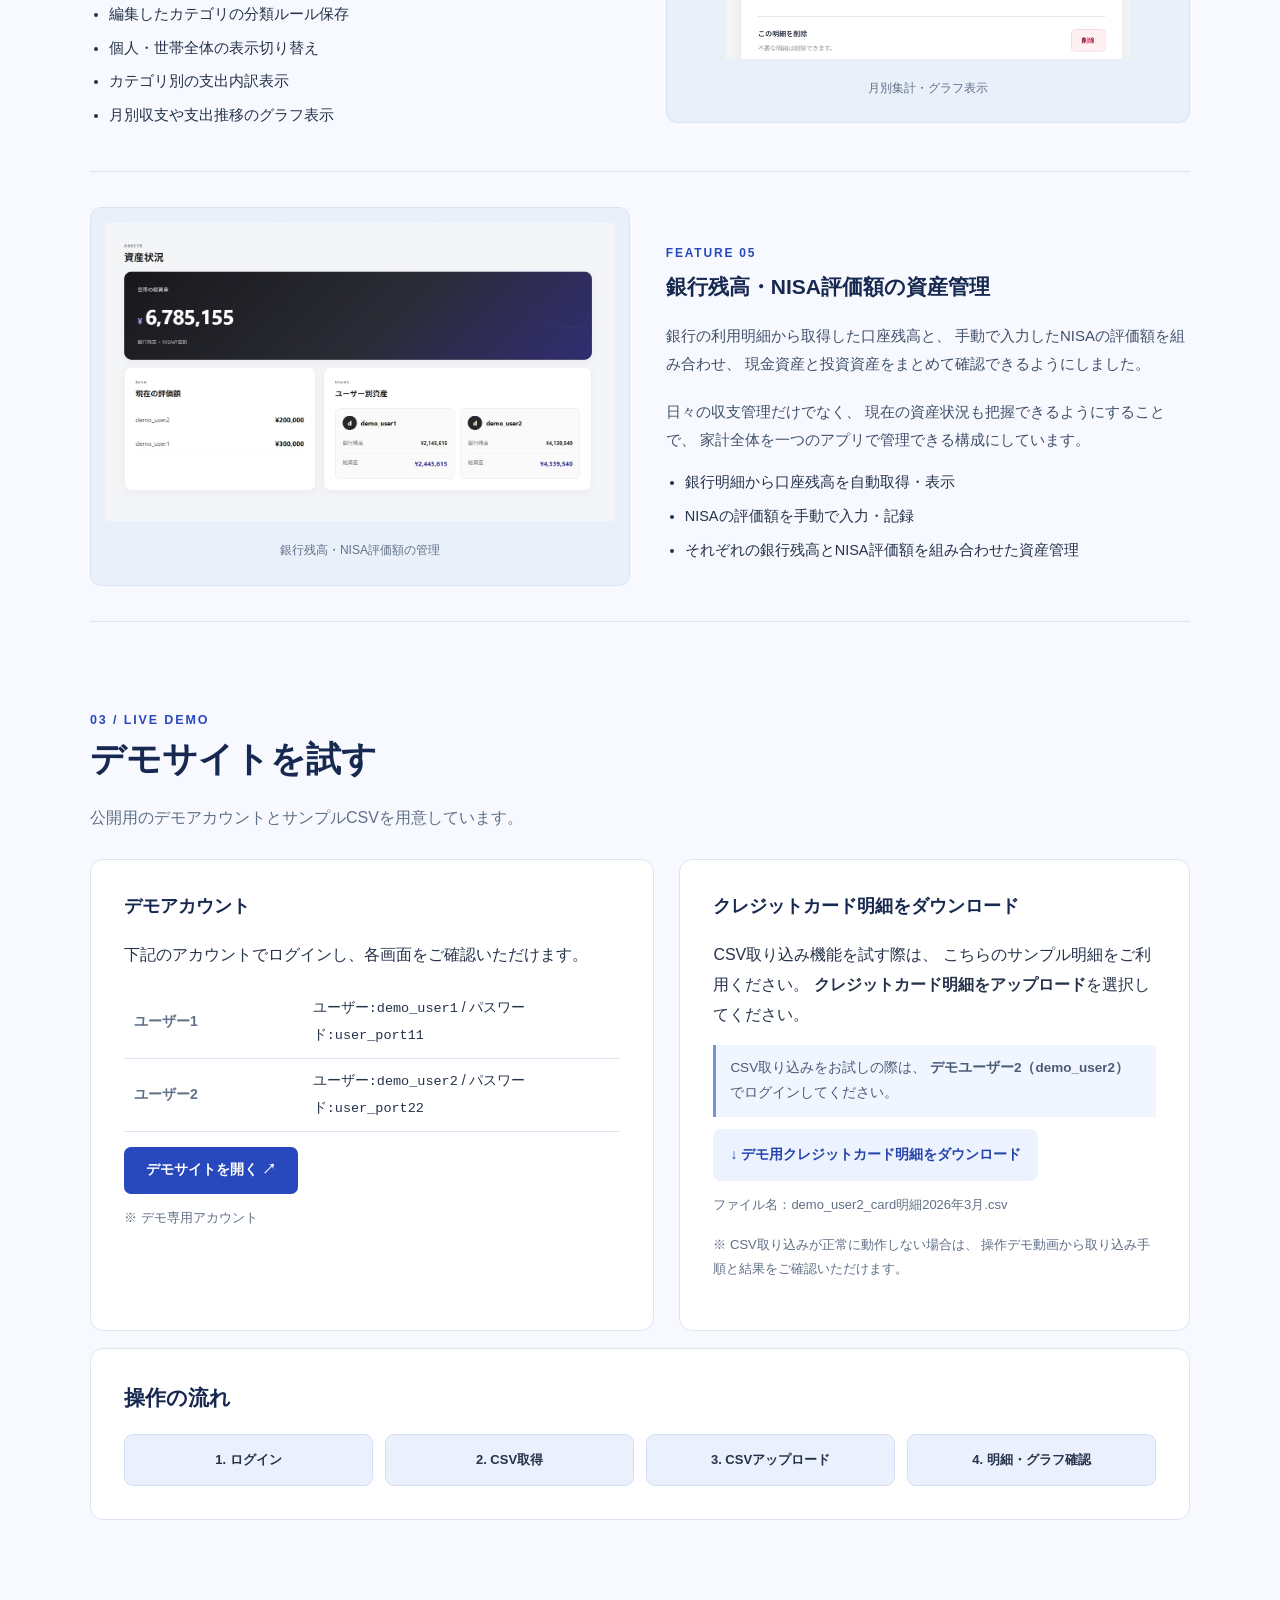
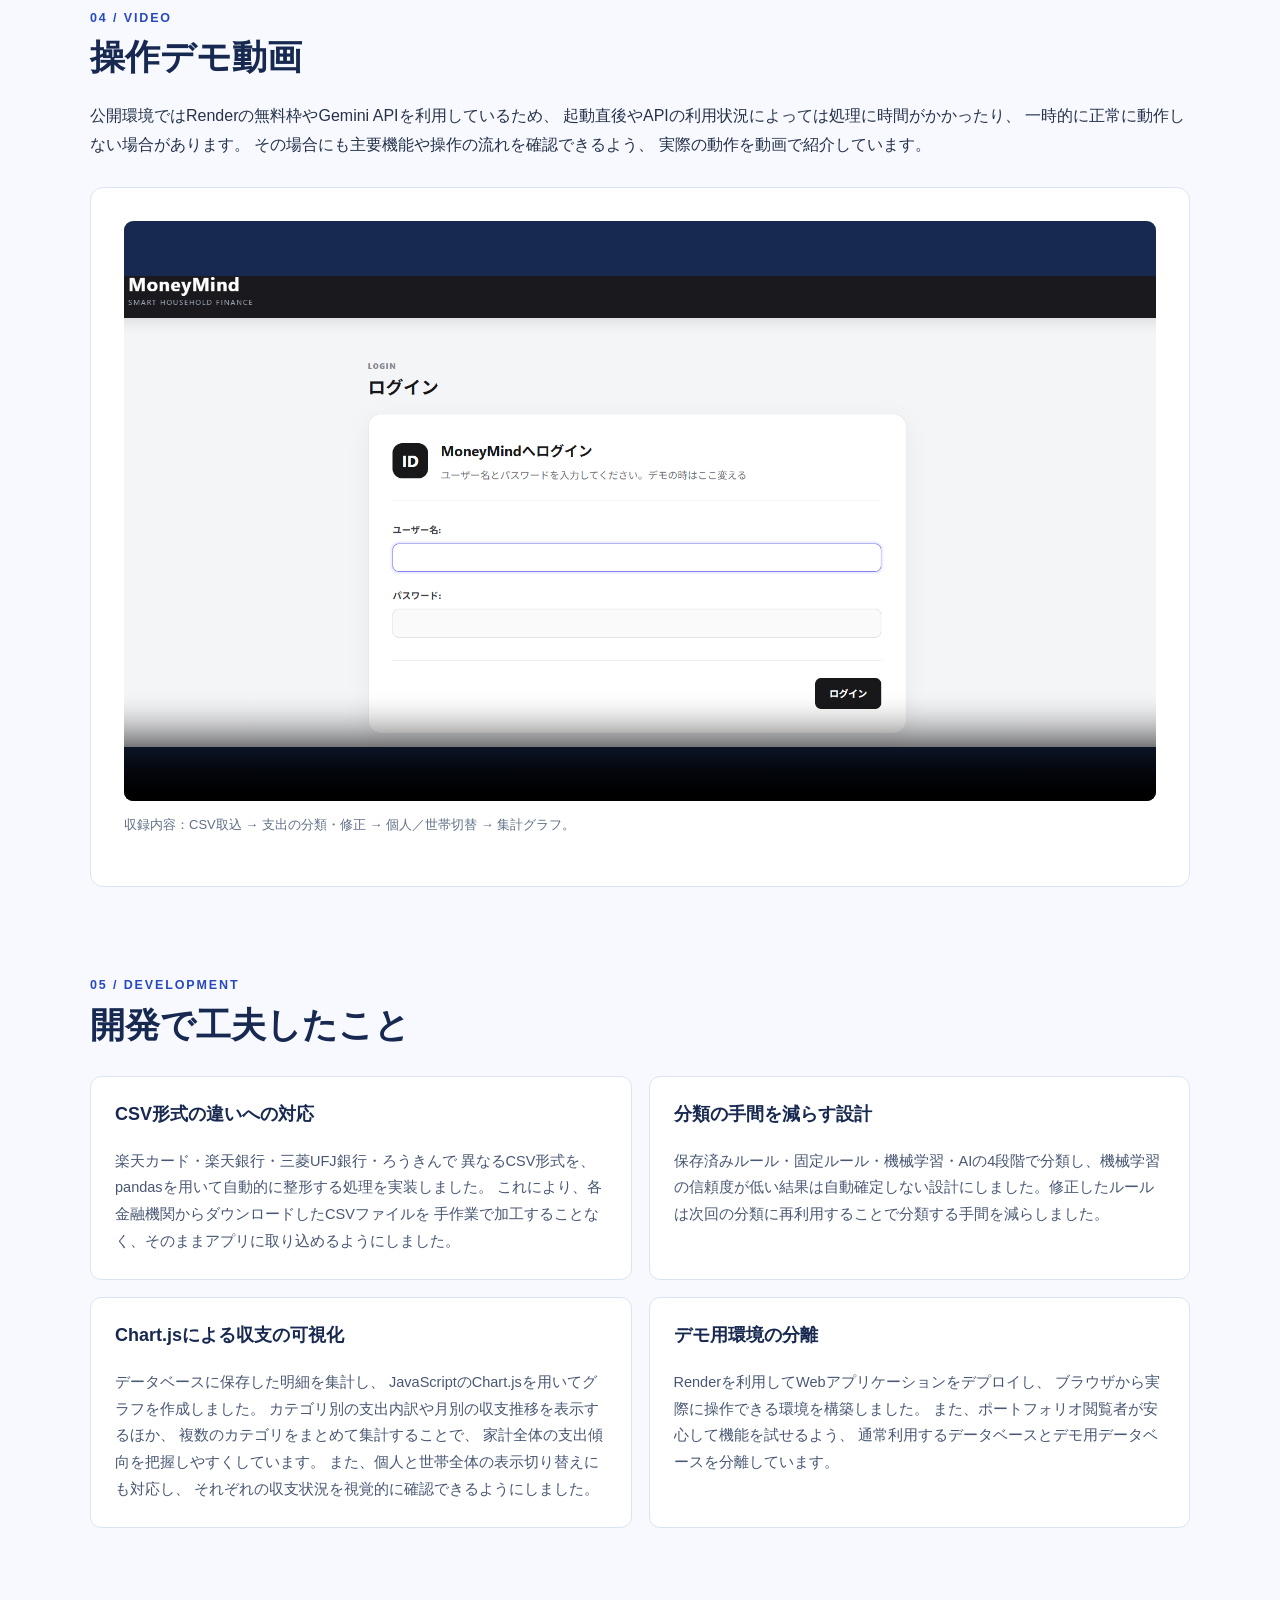
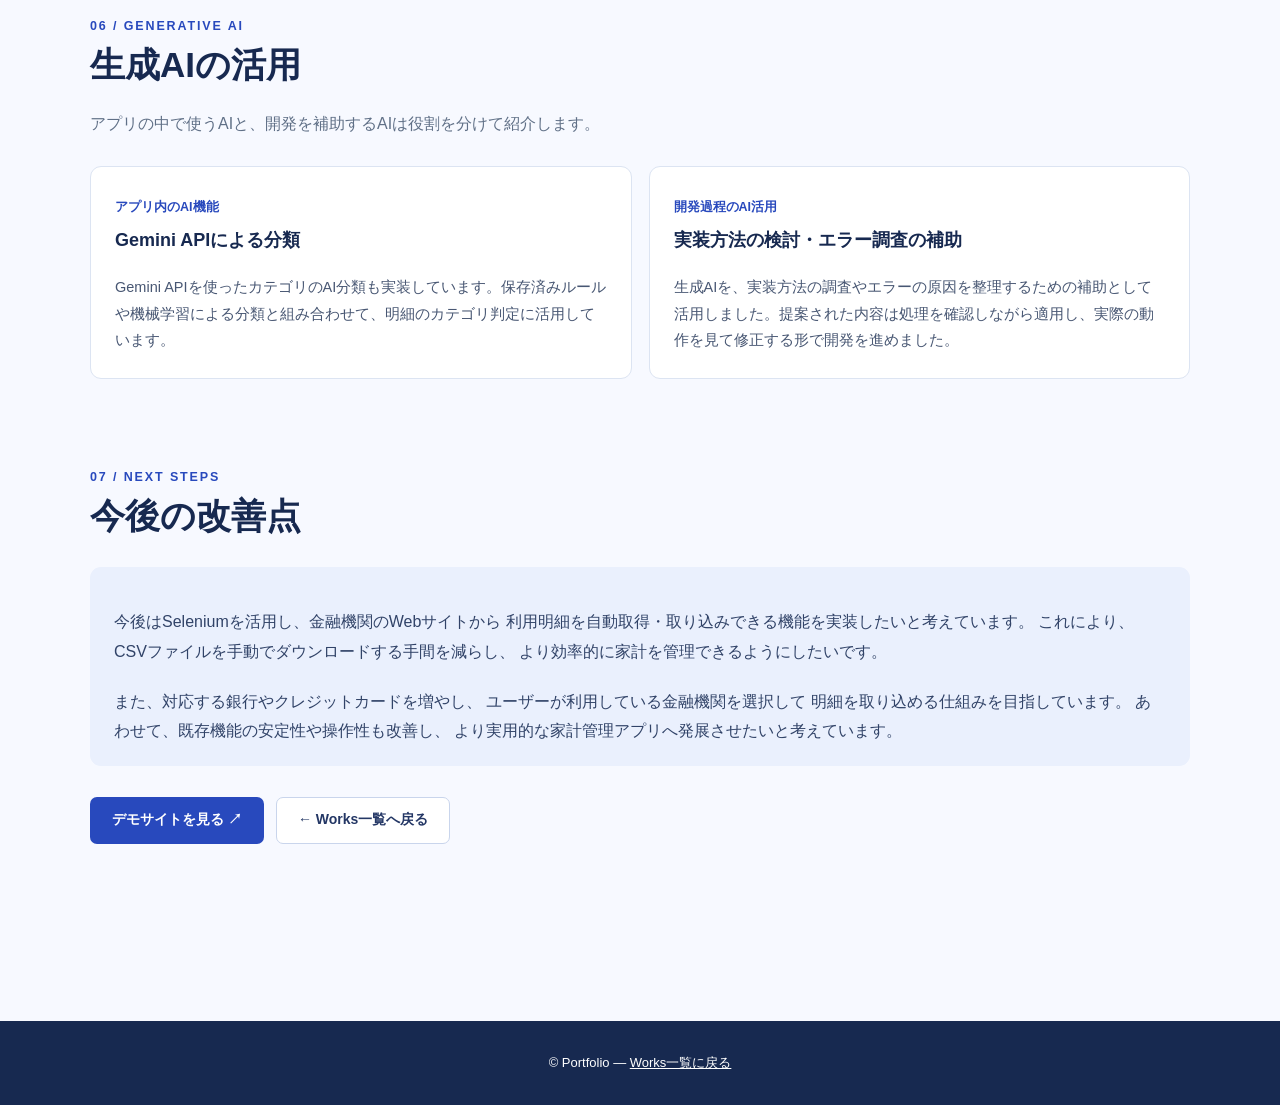
<file: mm.html>
<!DOCTYPE html>
<html lang="ja">
<head>
  <meta charset="UTF-8">
  <meta name="viewport" content="width=device-width, initial-scale=1.0">
  <meta name="description" content="MoneyMind｜二人で使う家計管理Webアプリの制作背景、主な機能、開発時の工夫、デモ動画を紹介するポートフォリオ詳細ページです。">
  <title>MoneyMind | Works Detail</title>
  <link rel="stylesheet" href="works.css">
</head>
<body>
  <header class="topbar">
    <div class="container">
      <a class="brand" href="index.html">PORTFOLIO</a>
      <a class="back-link" href="index.html#point3">← Works一覧に戻る</a>
    </div>
  </header>

  <section class="hero" aria-labelledby="page-title">
    <div class="container">
      <p class="eyebrow">PERSONAL PROJECT / 01</p>
      <h1 id="page-title">MoneyMind</h1>
      <p class="hero-sub">二人で使う家計管理Webアプリ</p>
      <p class="hero-desc">CSV明細の取り込み・整形から、支出の自動分類、分類ルールの蓄積、収支の可視化まで。使うほど繰り返しの分類作業を減らせる家計管理Webアプリケーションです。</p>
      <ul class="tag-list" aria-label="使用技術">
        <li>Python</li><li>Django</li><li>pandas</li><li>NumPy</li><li>openpyxl</li><li>JavaScript</li><li>scikit-learn</li><li>Gemini API</li><li>Chart.js</li>
        <!-- 実際のsettings.pyを確認し、必要なら <li>SQLite</li> などを追加 -->
      </ul>
      <div class="actions">
        <a class="btn btn-light" href="https://moneymind-demo.onrender.com/login/" target="_blank" rel="noopener noreferrer">デモサイトを見る ↗</a>
        <!-- TODO: 公開用のGitHubリポジトリURLに差し替える -->
        <a class="btn btn-outline" href="https://github.com/yuka3day525-jpg/my_project_kakeikanri.git">GitHub</a>
      </div>
    </div>
  </section>

  <nav class="page-nav" aria-label="ページ内メニュー">
    <div class="container">
      <a href="#overview">概要</a><a href="#feature-details">機能の詳細</a><a href="#demo">デモ体験</a><a href="#video">操作動画</a><a href="#development">開発の工夫</a><a href="#ai">生成AI活用</a><a href="#future">今後の改善</a>
    </div>
  </nav>

  <main class="container">

    <section class="detail" id="overview">
      <div class="section-head"><p class="section-no">01 / OVERVIEW</p><h2>制作背景・作品概要</h2></div>
      <div class="summary">
        <p>二人の家計を管理するなかで、カードや銀行の明細を毎回手入力する負担を減らしたいと考え、MoneyMindを制作しました。</p>
        <p>カード・銀行の利用明細をCSVで取り込み、pandasで形式を整えてデータベースに保存。取引先名に応じた支出分類と分類ルールの蓄積、個人と世帯全体の切り替え、月別の収支・グラフ、NISA評価額の記録まで、一つの画面から管理できることを目指しました。</p>
        <dl class="meta">
          <div><dt>制作区分</dt><dd>自主制作</dd></div>
          <div><dt>開発言語・フレームワーク・データベース</dt><dd>Python / Django / JavaScript / SQLite</dd></div>
          <div><dt>データ処理・外部API</dt><dd>pandas / NumPy / openpyxl / scikit-learn（TF-IDF・ロジスティック回帰）/ Gemini API / Chart.js</dd></div>
        </dl>
      </div>
    </section>

    <section class="detail" id="feature-details">
      <div class="section-head"><p class="section-no">02 / FEATURE DETAILS</p><h2>機能の詳細</h2>
        
<p class="section-lead">スクリーンショットとともに、入力から集計までの流れを紹介します。</p></div>
      <article class="detail-feature">
        <figure class="feature-picture">
          <img src="image/mm-csv.jpg" alt="CSV取り込み画面">
          <figcaption>CSV取り込み</figcaption>
        </figure>
        <div class="feature-copy"><p class="small-number">FEATURE 01</p><h3>CSV取り込み・データ整形</h3>
          <p>
              楽天カード・楽天銀行・三菱UFJ銀行・ろうきんの
              4種類の利用明細に対応しています。
              金融機関ごとに異なるCSVの形式をpandasで整形し、
              データベースに保存できるようにしました。
          </p>

          <p>
              日付や金額、取引先名などのデータ形式を統一することで、
              異なる金融機関の明細を一つのアプリで
              管理できるようにしています。
          </p>
          <ul><li>CSVアップロード</li><li>pandasによるデータ整形</li><li>整形データのデータベース登録</li></ul></div>
      </article>

      <article class="detail-feature">
        <figure class="feature-picture">
          <img src="image/mm-category.jpg" alt="明細のカテゴリ自動分類と修正画面">
  
          <figcaption>自動分類と分類ルールの管理</figcaption>
        </figure>
        <div class="feature-copy"><p class="small-number">FEATURE 02</p><h3>支出の自動分類・ルール保存</h3><p>取引先名をNFKC正規化・大文字化して表記ゆれを抑え、①世帯別の保存済みルール（長いキーワードから優先）②固定ルール③機械学習モデル ④AIの順にカテゴリを判定します。機械学習の予測信頼度が0.6以上なら予測結果を採用し、それ未満なら「未分類」とします。後に分類結果は手動で修正でき、取引先とカテゴリの対応を次回の取込に再利用できます。</p><ul><li>取引先名に応じたカテゴリ判定</li><li>機械学習によるカテゴリ予測（信頼度0.6以上を採用）</li><li>手動修正と分類ルール保存</li><li>登録済みデータの再利用による分類作業の効率化</li><li>Gemini APIを利用したAI分類</li></ul></div>
      </article>

      <article class="detail-feature">
        <figure class="feature-picture">
          <img src="image/mm-switch.jpg" alt="個人と世帯を切り替える明細表示画面" >

          <figcaption>個人・世帯の切替と明細一覧</figcaption>
        </figure>
        <div class="feature-copy"><p class="small-number">FEATURE 03</p><h3>個人・世帯ごとの明細管理</h3><p>取引データを個人と世帯の単位で管理し、表示対象を切り替えられるようにしました。月別の明細や収支をそれぞれ確認できます。</p><ul><li>個人／世帯の表示切り替え</li><li>月別URLによる明細表示</li><li>取引ごとのカテゴリ確認</li></ul></div>
      </article>

      <article class="detail-feature">
        <figure class="feature-picture">
            <img
                src="image/mm-graphs.jpg"
                alt="月別収支やカテゴリ別支出を可視化したグラフ画面"
                
            >
            
            <figcaption>月別集計・グラフ表示</figcaption>
        </figure>

        <div class="feature-copy">
            <p class="small-number">FEATURE 04</p>

            <h3>明細管理・収支の可視化</h3>

            <p>
                取り込んだ明細は月別に一覧表示され、
                カテゴリの確認や編集ができます。
                自動分類されたカテゴリが適切でない場合は、
                手動で修正し、分類ルールとして保存することで
                次回以降の取り込みにも反映できます。
            </p>

            <p>
                また、個人と世帯全体の表示を切り替えながら、
                月ごとの収支やカテゴリ別の支出内訳、
                支出の推移をグラフで確認できます。
                数値の一覧だけでなく、家計の状況を
                視覚的に把握できるようにしました。
            </p>

            <ul>
                <li>月別の収支・明細一覧表示</li>
                <li>支出カテゴリの手動編集</li>
                <li>編集したカテゴリの分類ルール保存</li>
                <li>個人・世帯全体の表示切り替え</li>
                <li>カテゴリ別の支出内訳表示</li>
                <li>月別収支や支出推移のグラフ表示</li>
            </ul>
        </div>
      </article>

      <article class="detail-feature">
        <figure class="feature-picture">
            <img
                src="image/mm-nisa.jpg"
                alt="銀行口座の残高とNISA評価額を表示する資産管理画面"
                
            >

            

            <figcaption>銀行残高・NISA評価額の管理</figcaption>
        </figure>

        <div class="feature-copy">
            <p class="small-number">FEATURE 05</p>

            <h3>銀行残高・NISA評価額の資産管理</h3>

            <p>
                銀行の利用明細から取得した口座残高と、
                手動で入力したNISAの評価額を組み合わせ、
                現金資産と投資資産をまとめて確認できるようにしました。
            </p>

            <p>
                日々の収支管理だけでなく、
                現在の資産状況も把握できるようにすることで、
                家計全体を一つのアプリで管理できる構成にしています。
            </p>

            <ul>
                <li>銀行明細から口座残高を自動取得・表示</li>
                <li>NISAの評価額を手動で入力・記録</li>
                <li>それぞれの銀行残高とNISA評価額を組み合わせた資産管理</li>
            </ul>
        </div>
    </article>
    </section>

    <section class="detail" id="demo">
      <div class="section-head"><p class="section-no">03 / LIVE DEMO</p><h2>デモサイトを試す</h2><p class="section-lead">公開用のデモアカウントとサンプルCSVを用意しています。</p></div>
      <div class="demo-grid">
        <div class="demo-panel">
          <h3>デモアカウント</h3>
          <p>下記のアカウントでログインし、各画面をご確認いただけます。</p>
          <table class="credential-table"><tbody>
            <tr><th scope="row">ユーザー1</th><td><code>ユーザー:demo_user1</code> / <code>パスワード:user_port11</code></td></tr>
            <tr><th scope="row">ユーザー2</th><td><code>ユーザー:demo_user2</code> / <code>パスワード:user_port22</code></td></tr>
          </tbody></table>
          <a class="btn btn-blue" href="https://moneymind-demo.onrender.com/login/" target="_blank" rel="noopener noreferrer">デモサイトを開く ↗</a>
          <p class="hint">※ デモ専用アカウント</p>
        </div>
        <div class="demo-panel">
        <h3>クレジットカード明細をダウンロード</h3>

        <p>
            CSV取り込み機能を試す際は、
            こちらのサンプル明細をご利用ください。
            <strong>クレジットカード明細をアップロード</strong>を選択してください。
        </p>

        <div class="warn">
            CSV取り込みをお試しの際は、
            <strong>デモユーザー2（demo_user2）</strong>
            でログインしてください。
        </div>

        <a
            class="file-link"
            href="image/demo_user2_card明細2026年3月.csv"
            download
        >
            ↓ デモ用クレジットカード明細をダウンロード
        </a>

        <p class="hint">
            ファイル名：demo_user2_card明細2026年3月.csv
        </p>

        <p class="hint">
            ※ CSV取り込みが正常に動作しない場合は、
            操作デモ動画から取り込み手順と結果をご確認いただけます。
        </p>
      </div>
      </div>
      <div class="note-panel" style="margin-top:17px">
        <h3>操作の流れ</h3>
        <div class="flow" aria-label="デモ操作手順"><div class="flow-step">1. ログイン</div><div class="flow-step">2. CSV取得</div><div class="flow-step">3. CSVアップロード</div><div class="flow-step">4. 明細・グラフ確認</div></div>
      </div>
    </section>

    <section class="detail" id="video">
      <div class="section-head"><p class="section-no">04 / VIDEO</p><h2>操作デモ動画</h2>
      <p>
          公開環境ではRenderの無料枠やGemini APIを利用しているため、
          起動直後やAPIの利用状況によっては処理に時間がかかったり、
          一時的に正常に動作しない場合があります。
          その場合にも主要機能や操作の流れを確認できるよう、
          実際の動作を動画で紹介しています。
      </p>


      </div>
      <div class="video-panel">
        <div class="video-wrap">
          <!-- video/moneymind-demo.mp4 に録画した動画を配置してください -->
          <video controls preload="metadata" playsinline poster="image/スクリーンショット⓵.jpeg" aria-label="MoneyMind操作デモ動画">
            <source src="video/moneymind-demo.mp4.mp4" type="video/mp4">
            <p class="video-fallback">動画を再生できない場合は、対応ブラウザでご確認ください。</p>
          </video>
        </div>
        <p class="hint">収録内容：CSV取込 → 支出の分類・修正 → 個人／世帯切替 → 集計グラフ。</p>
      </div>
    </section>

    <section class="detail" id="development">
      <div class="section-head"><p class="section-no">05 / DEVELOPMENT</p><h2>開発で工夫したこと</h2></div>
      <div class="two-col">
        <article class="info-card"><h3>CSV形式の違いへの対応</h3>
          <p>
            楽天カード・楽天銀行・三菱UFJ銀行・ろうきんで
            異なるCSV形式を、pandasを用いて自動的に整形する処理を実装しました。
            これにより、各金融機関からダウンロードしたCSVファイルを
            手作業で加工することなく、そのままアプリに取り込めるようにしました。
        </p></article>
        <article class="info-card"><h3>分類の手間を減らす設計</h3><p>保存済みルール・固定ルール・機械学習・AIの4段階で分類し、機械学習の信頼度が低い結果は自動確定しない設計にしました。修正したルールは次回の分類に再利用することで分類する手間を減らしました。</p></article>
        <article class="info-card">
            <h3>Chart.jsによる収支の可視化</h3>
            <p>
                データベースに保存した明細を集計し、
                JavaScriptのChart.jsを用いてグラフを作成しました。
                カテゴリ別の支出内訳や月別の収支推移を表示するほか、
                複数のカテゴリをまとめて集計することで、
                家計全体の支出傾向を把握しやすくしています。
                また、個人と世帯全体の表示切り替えにも対応し、
                それぞれの収支状況を視覚的に確認できるようにしました。
            </p>
        </article>
        <article class="info-card"><h3>デモ用環境の分離</h3><p>
            Renderを利用してWebアプリケーションをデプロイし、
            ブラウザから実際に操作できる環境を構築しました。
            また、ポートフォリオ閲覧者が安心して機能を試せるよう、
            通常利用するデータベースとデモ用データベースを分離しています。
        </p></article>
      </div>
    </section>

    <!-- <section class="detail" id="challenges">
      <div class="section-head"><p class="section-no">07 / CHALLENGES</p><h2>苦労した点・解決方法</h2><p class="section-lead">以下はこれまでの制作内容をもとにした文章案です。実際に自分が苦労した点・検証した手順に合わせて書き換えてください。</p></div>
      <article class="challenge"><h3>課題 1：明細ごとに異なるCSV形式</h3><p><strong>課題：</strong>カード・銀行によって項目や金額の表現が異なり、そのままでは共通の処理で取り込みにくいこと。</p><p><strong>対応：</strong>pandasで形式を整える処理を分け、保存前にアプリ内で扱いやすい形に揃えました。</p></article>
      <article class="challenge"><h3>課題 2：自動分類の精度と修正のしやすさ</h3><p><strong>課題：</strong>取引先名だけでは期待どおりの分類にならないケースがあること。</p><p><strong>対応：</strong>分類を手動修正できる画面を用意し、修正したルールを保存して次回の分類にも利用できるようにしました。</p></article>
      <article class="challenge"><h3>課題 3：公開環境での動作確認</h3><p><strong>課題：</strong>公開環境では、ローカル環境と同じ条件でCSV取込が動作しない場合があります。</p><p><strong>対応：</strong>デモ用データを分離し、再現手順を確認できる操作動画も掲載します。今後も不安定な条件の切り分けと修正を進めます。</p></article>
    </section> -->

    <section class="detail" id="ai">
      <div class="section-head"><p class="section-no">06 / GENERATIVE AI</p><h2>生成AIの活用</h2><p class="section-lead">アプリの中で使うAIと、開発を補助するAIは役割を分けて紹介します。</p></div>
      <div class="two-col">
        <article class="info-card"><span class="ai-label">アプリ内のAI機能</span><h3>Gemini APIによる分類</h3><p>Gemini APIを使ったカテゴリのAI分類も実装しています。保存済みルールや機械学習による分類と組み合わせて、明細のカテゴリ判定に活用しています。</p></article>
        <article class="info-card"><span class="ai-label">開発過程のAI活用</span><h3>実装方法の検討・エラー調査の補助</h3><p>生成AIを、実装方法の調査やエラーの原因を整理するための補助として活用しました。提案された内容は処理を確認しながら適用し、実際の動作を見て修正する形で開発を進めました。</p></article>
      </div>
      <!-- <p class="hint">※ 開発過程の文章は、実際の生成AIの使い方に合わせて調整してください。</p> -->
    </section>

    <section class="detail" id="future">
      <div class="section-head"><p class="section-no">07 / NEXT STEPS</p><h2>今後の改善点</h2></div>
      <div class="callout">
          <p>
              今後はSeleniumを活用し、金融機関のWebサイトから
              利用明細を自動取得・取り込みできる機能を実装したいと考えています。
              これにより、CSVファイルを手動でダウンロードする手間を減らし、
              より効率的に家計を管理できるようにしたいです。
          </p>

          <p style="margin-bottom:0">
              また、対応する銀行やクレジットカードを増やし、
              ユーザーが利用している金融機関を選択して
              明細を取り込める仕組みを目指しています。
              あわせて、既存機能の安定性や操作性も改善し、
              より実用的な家計管理アプリへ発展させたいと考えています。
          </p>
      </div>
      <div class="actions"><a class="btn btn-blue" href="https://moneymind-demo.onrender.com/login/" target="_blank" rel="noopener noreferrer">デモサイトを見る ↗</a><a class="btn" style="background:#fff;border-color:#c9d5ec;color:#243765" href="index.html#point3">← Works一覧へ戻る</a></div>
    </section>
  </main>
  <footer><div class="container">© Portfolio — <a href="index.html#point3">Works一覧に戻る</a></div></footer>
</body>
</html>
</file>
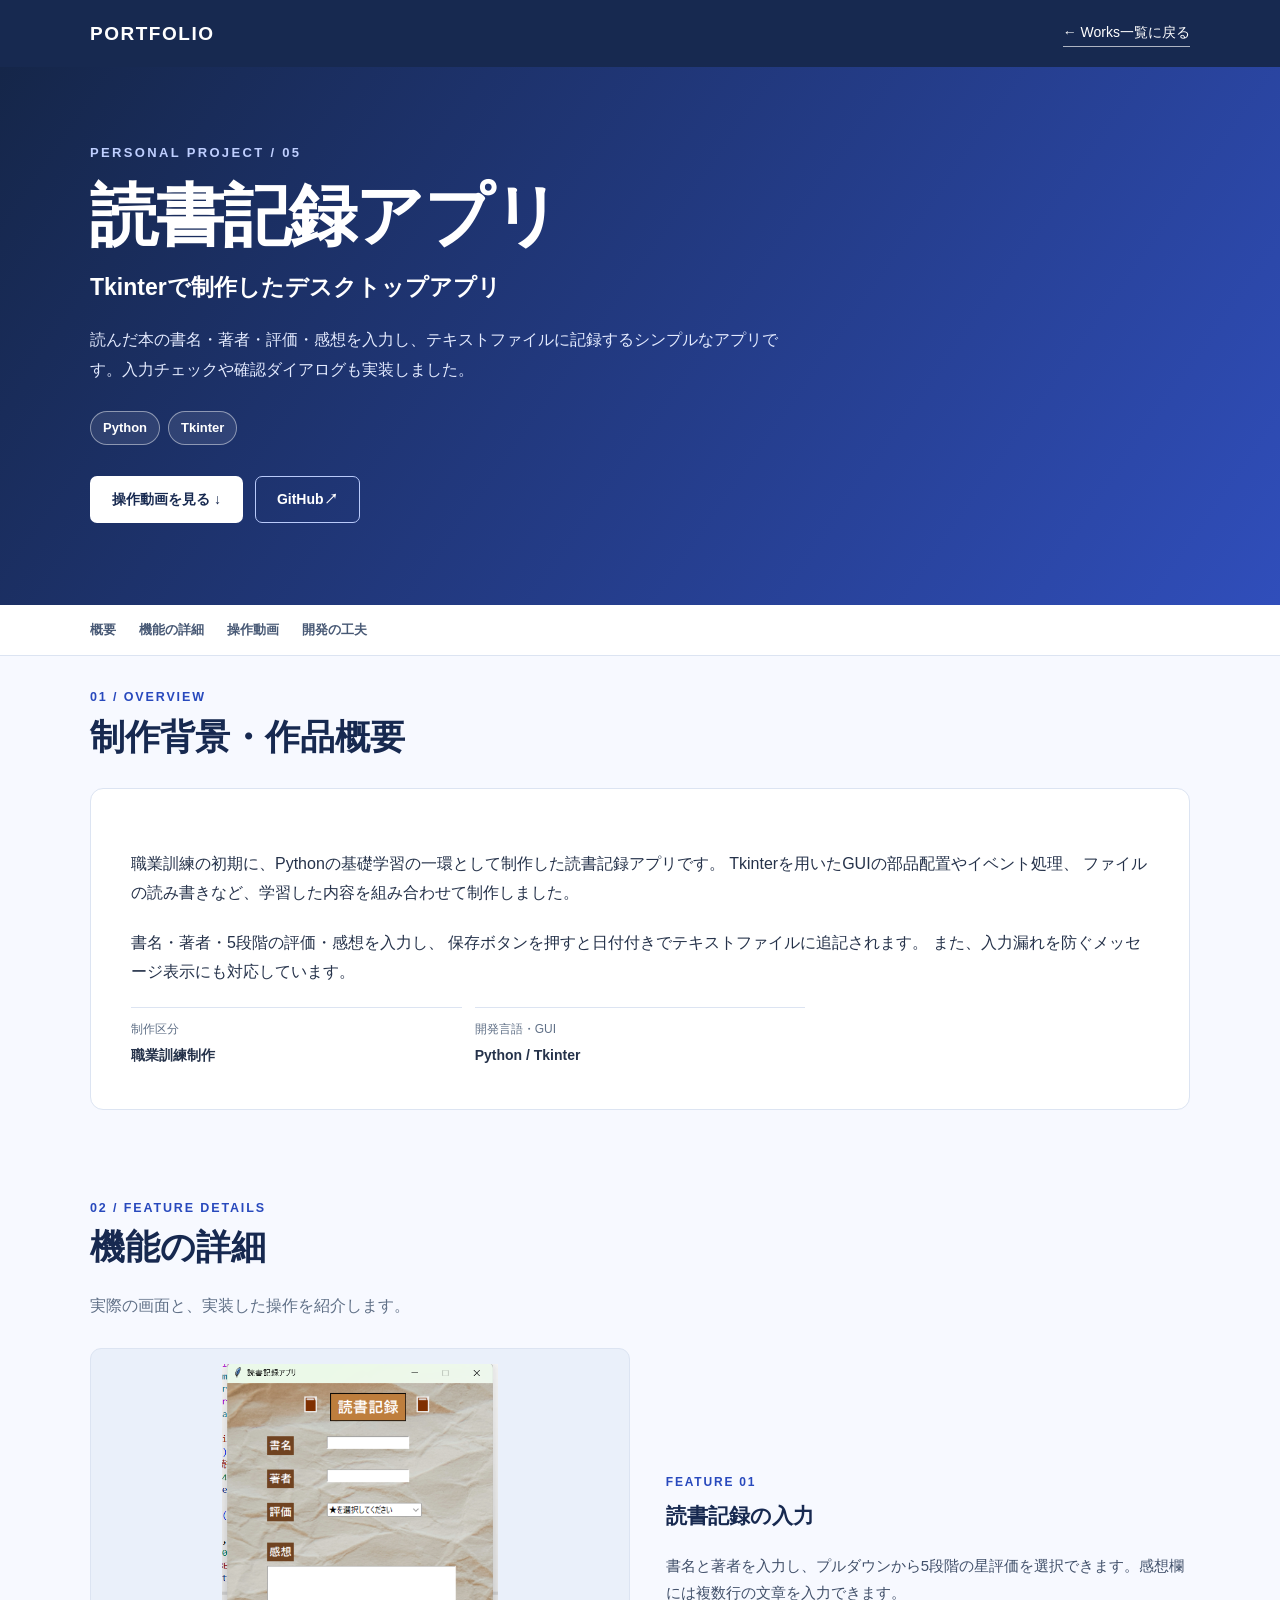
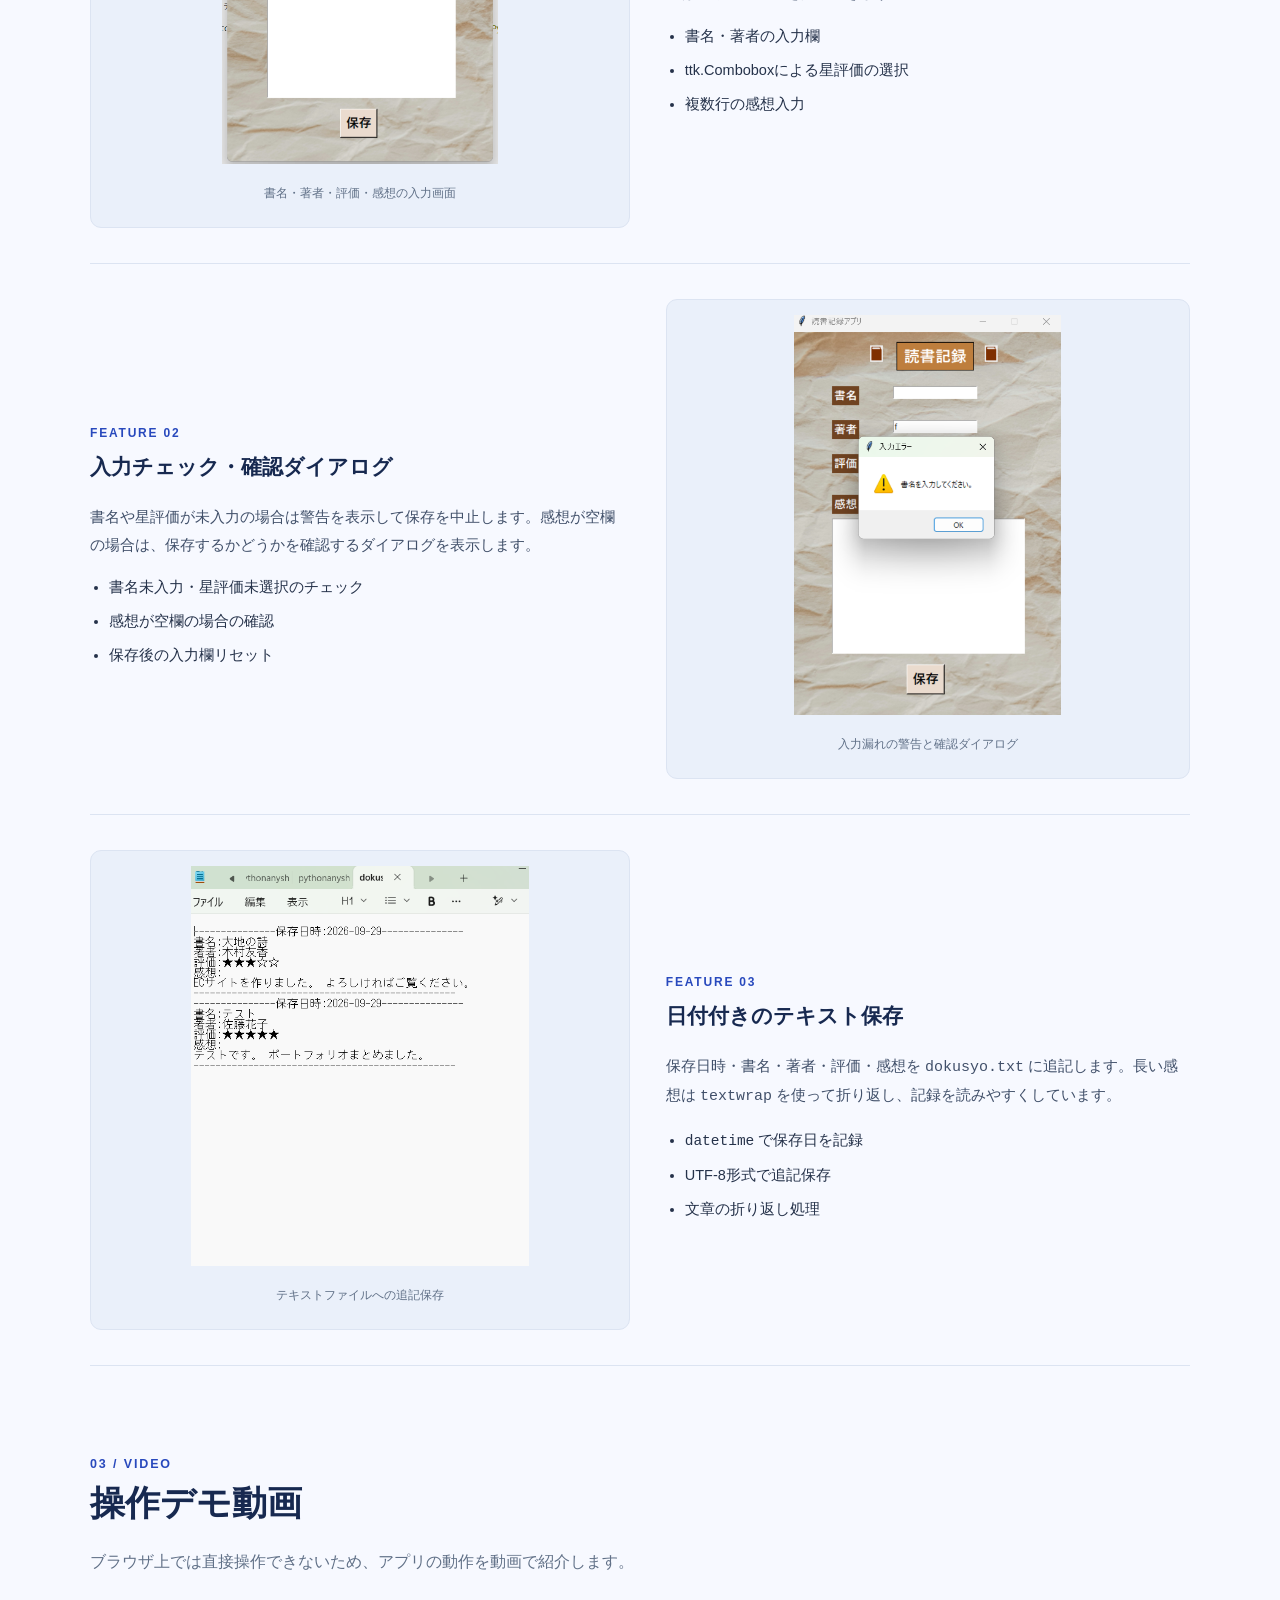
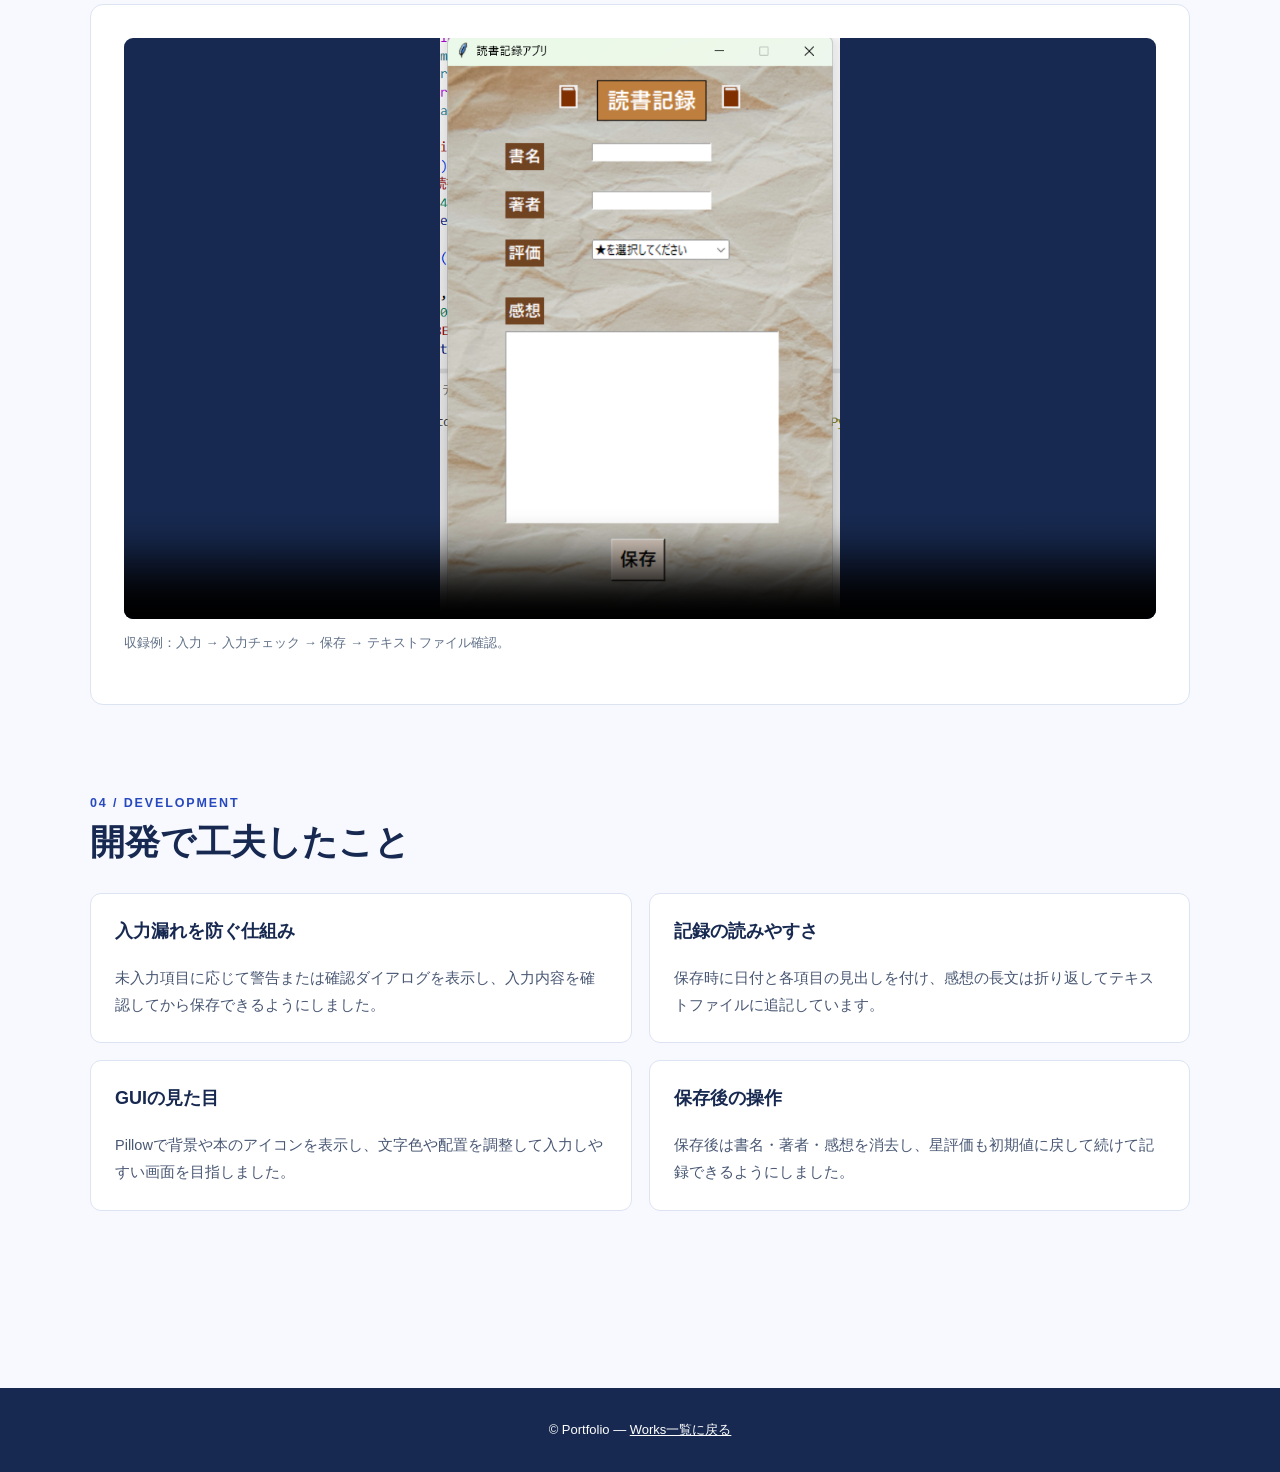
<file: tkinter.html>
<!DOCTYPE html>
<html lang="ja">
<head>
  <meta charset="UTF-8">
  <meta name="viewport" content="width=device-width, initial-scale=1.0">
  <meta name="description" content="PythonとTkinterで制作した読書記録デスクトップアプリ。入力チェックやテキストファイル保存の仕組みを紹介します。">
  <title>読書記録アプリ | Works Detail</title>
  <link rel="stylesheet" href="works.css">
</head>
<body>
  <header class="topbar">
    <div class="container">
      <a class="brand" href="index.html">PORTFOLIO</a>
      <a class="back-link" href="index.html#point3">← Works一覧に戻る</a>
    </div>
  </header>

  <section class="hero" aria-labelledby="page-title">
    <div class="container">
      <p class="eyebrow">PERSONAL PROJECT / 05</p>
      <h1 id="page-title">読書記録アプリ</h1>
      <p class="hero-sub">Tkinterで制作したデスクトップアプリ</p>
      <p class="hero-desc">読んだ本の書名・著者・評価・感想を入力し、テキストファイルに記録するシンプルなアプリです。入力チェックや確認ダイアログも実装しました。</p>
      <ul class="tag-list" aria-label="使用技術">
        <li>Python</li>
        <li>Tkinter</li>
      </ul>
      <div class="actions">
        <!-- TODO: 実際の公開用リポジトリURLに変更 -->
        <a class="btn btn-light" href="#video" target="_blank" rel="noopener noreferrer">操作動画を見る ↓</a>
        <a class="btn btn-outline" href="GitHubのURL">GitHub↗</a>
      </div>
    </div>
  </section>

  <nav class="page-nav" aria-label="ページ内メニュー">
    <div class="container">
      <a href="#overview">概要</a>
      <a href="#feature-details">機能の詳細</a>
      <a href="#video">操作動画</a>
      <a href="#development">開発の工夫</a>
    </div>
  </nav>

  <main class="container">
    <section class="detail" id="overview">
      <div class="section-head">
        <p class="section-no">01 / OVERVIEW</p>
        <h2>制作背景・作品概要</h2>
      </div>
      <div class="summary">
        <p>
            職業訓練の初期に、Pythonの基礎学習の一環として制作した読書記録アプリです。
            Tkinterを用いたGUIの部品配置やイベント処理、
            ファイルの読み書きなど、学習した内容を組み合わせて制作しました。
        </p>

        <p>
            書名・著者・5段階の評価・感想を入力し、
            保存ボタンを押すと日付付きでテキストファイルに追記されます。
            また、入力漏れを防ぐメッセージ表示にも対応しています。
        </p>
        <dl class="meta">
          <div><dt>制作区分</dt><dd>職業訓練制作</dd></div>
          <div><dt>開発言語・GUI</dt><dd>Python / Tkinter</dd></div>
        </dl>
      </div>
    </section>

    <section class="detail" id="feature-details">
      <div class="section-head">
        <p class="section-no">02 / FEATURE DETAILS</p>
        <h2>機能の詳細</h2>
        <p class="section-lead">実際の画面と、実装した操作を紹介します。</p>
      </div>
      <article class="detail-feature">
        <figure class="feature-picture">
          <img src="image/tkinter-reading-form.jpg" alt="読書記録アプリの入力フォーム" loading="lazy" >
          <figcaption>書名・著者・評価・感想の入力画面</figcaption>
        </figure>
        <div class="feature-copy">
          <p class="small-number">FEATURE 01</p>
          <h3>読書記録の入力</h3>
          <p>書名と著者を入力し、プルダウンから5段階の星評価を選択できます。感想欄には複数行の文章を入力できます。</p>
          <ul>
            <li>書名・著者の入力欄</li>
            <li>ttk.Comboboxによる星評価の選択</li>
            <li>複数行の感想入力</li>
          </ul>
        </div>
      </article>
      <article class="detail-feature">
        <figure class="feature-picture">
          <img src="image/tkinter-reading-alert.jpg" alt="入力内容を確認するダイアログ" loading="lazy">
          <figcaption>入力漏れの警告と確認ダイアログ</figcaption>
        </figure>
        <div class="feature-copy">
          <p class="small-number">FEATURE 02</p>
          <h3>入力チェック・確認ダイアログ</h3>
          <p>書名や星評価が未入力の場合は警告を表示して保存を中止します。感想が空欄の場合は、保存するかどうかを確認するダイアログを表示します。</p>
          <ul>
            <li>書名未入力・星評価未選択のチェック</li>
            <li>感想が空欄の場合の確認</li>
            <li>保存後の入力欄リセット</li>
          </ul>
        </div>
      </article>
      <article class="detail-feature">
        <figure class="feature-picture">
          <img src="image/tkinter-reading-text.jpg" alt="日付・書名・著者・評価・感想を保存したテキストファイル" loading="lazy">
          <figcaption>テキストファイルへの追記保存</figcaption>
        </figure>
        <div class="feature-copy">
          <p class="small-number">FEATURE 03</p>
          <h3>日付付きのテキスト保存</h3>
          <p>保存日時・書名・著者・評価・感想を <code>dokusyo.txt</code> に追記します。長い感想は <code>textwrap</code> を使って折り返し、記録を読みやすくしています。</p>
          <ul>
            <li><code>datetime</code> で保存日を記録</li>
            <li>UTF-8形式で追記保存</li>
            <li>文章の折り返し処理</li>
          </ul>
        </div>
      </article>
    </section>

    <section class="detail" id="video">
      <div class="section-head">
        <p class="section-no">03 / VIDEO</p>
        <h2>操作デモ動画</h2>
        <p class="section-lead">ブラウザ上では直接操作できないため、アプリの動作を動画で紹介します。</p>
      </div>
      <div class="video-panel">
        <div class="video-wrap">
          <!-- TODO: 実際の録画ファイルを配置してください -->
          <video controls preload="metadata" playsinline poster="image/tkinter-reading-form.jpg" aria-label="読書記録アプリの操作デモ">
            <source src="video/tkinter-reading-demo.mp4" type="video/mp4">
            <p class="video-fallback">動画を再生できない場合は対応ブラウザでご確認ください。</p>
          </video>
        </div>
        <p class="hint">収録例：入力 → 入力チェック → 保存 → テキストファイル確認。</p>
      </div>
    </section>

    <section class="detail" id="development">
      <div class="section-head">
        <p class="section-no">04 / DEVELOPMENT</p>
        <h2>開発で工夫したこと</h2>
      </div>
      <div class="two-col">
        <article class="info-card">
          <h3>入力漏れを防ぐ仕組み</h3>
          <p>未入力項目に応じて警告または確認ダイアログを表示し、入力内容を確認してから保存できるようにしました。</p>
        </article>
        <article class="info-card">
          <h3>記録の読みやすさ</h3>
          <p>保存時に日付と各項目の見出しを付け、感想の長文は折り返してテキストファイルに追記しています。</p>
        </article>
        <article class="info-card">
          <h3>GUIの見た目</h3>
          <p>Pillowで背景や本のアイコンを表示し、文字色や配置を調整して入力しやすい画面を目指しました。</p>
        </article>
        <article class="info-card">
          <h3>保存後の操作</h3>
          <p>保存後は書名・著者・感想を消去し、星評価も初期値に戻して続けて記録できるようにしました。</p>
        </article>
      </div>
    </section>

  </main>

  <footer><div class="container">© Portfolio — <a href="index.html#point3">Works一覧に戻る</a></div></footer>
</body>
</html>
</file>
<file: works.css>
:root{--navy:#172950;--blue:#2849bd;--sky:#edf3ff;--ink:#25324a;--muted:#607087;--line:#dce4f2;--paper:#fff;--bg:#f7f9ff;--shadow:0 12px 36px rgba(28,53,112,.08)}
    *,*::before,*::after{box-sizing:border-box}
    html{scroll-behavior:smooth;font-size:62.5%}
    body{margin:0;font-family:"Yu Gothic","Hiragino Kaku Gothic ProN",Meiryo,sans-serif;font-size:1.6rem;line-height:1.85;color:var(--ink);background:var(--bg)}
    a{color:inherit} img{max-width:100%;height:auto} button,input{font:inherit} :focus-visible{outline:3px solid #ffbf47;outline-offset:3px}
    .container{width:min(1100px,90%);margin-inline:auto}
    .topbar{background:var(--navy);color:#fff}
    .topbar .container{min-height:67px;display:flex;align-items:center;justify-content:space-between;gap:20px}
    .brand{font-size:1.9rem;letter-spacing:.08em;font-weight:750;text-decoration:none}
    .back-link{font-size:1.4rem;text-decoration:none;border-bottom:1px solid rgba(255,255,255,.65)}
    .hero{background:linear-gradient(125deg,#152649 0%,#304ebb 100%);color:#fff;padding:74px 0 82px}
    .eyebrow{margin:0 0 10px;font-size:1.3rem;font-weight:700;letter-spacing:.18em;color:#bfcfff}
    .hero h1{font-size:clamp(3.8rem,6vw,6.8rem);line-height:1.2;letter-spacing:-.025em;margin:0 0 9px}
    .hero-sub{font-size:clamp(1.7rem,2.5vw,2.3rem);margin:0 0 17px;font-weight:600}
    .hero-desc{max-width:710px;color:#e4ebff;margin:0 0 27px}
    .tag-list{display:flex;flex-wrap:wrap;gap:8px;margin:0;padding:0;list-style:none}
    .tag-list li{font-size:1.3rem;font-weight:600;border:1px solid rgba(255,255,255,.45);padding:4px 12px;border-radius:100px;background:rgba(255,255,255,.09)}
    .actions{display:flex;flex-wrap:wrap;gap:12px;margin-top:31px}
    .btn{display:inline-flex;align-items:center;justify-content:center;gap:12px;min-height:47px;padding:9px 21px;border:1px solid transparent;border-radius:7px;text-decoration:none;font-size:1.4rem;font-weight:700;transition:transform .2s,background .2s,border-color .2s}
    .btn:hover{transform:translateY(-2px)}.btn-light{background:#fff;color:var(--navy)}.btn-outline{border-color:#b9cafa;color:#fff}.btn-outline:hover{background:rgba(255,255,255,.1)}.btn-blue{background:var(--blue);color:#fff}.btn-blue:hover{background:#18368f}
    .page-nav{background:#fff;border-bottom:1px solid var(--line);position:sticky;top:0;z-index:10;margin-bottom: 30px;}
    .page-nav .container{display:flex;gap:23px;overflow-x:auto;white-space:nowrap;scrollbar-width:thin;}
    .page-nav a{padding:13px 0;font-size:1.3rem;color:#485975;text-decoration:none;font-weight:600}.page-nav a:hover{color:var(--blue)}
    main{padding-bottom:90px}
    .lead-image{margin:-32px auto 75px;position:relative;border-radius:15px;overflow:hidden;background:#e7eefb;box-shadow:var(--shadow);border:7px solid #fff}
    .lead-image img{width:100%;display:block;max-height:540px;object-fit:contain}
    .image-placeholder{display:grid;place-items:center;min-height:220px;padding:30px;background:repeating-linear-gradient(135deg,#e8eef9,#e8eef9 16px,#f1f5fc 16px,#f1f5fc 32px);color:#61708a;text-align:center;font-size:1.4rem}
    section.detail{scroll-margin-top:85px;margin-bottom:87px}
    .section-head{margin-bottom:27px}.section-no{margin:0 0 2px;font-weight:800;font-size:1.25rem;letter-spacing:.15em;color:var(--blue)}
    h2{margin:0;font-size:clamp(2.5rem,4vw,3.5rem);line-height:1.4;color:var(--navy)}
    h3{margin:0 0 12px;color:var(--navy);font-size:2.1rem;line-height:1.5}
    p{margin:20px 0px 16px}.section-lead{max-width:850px;color:var(--muted)}
    .summary{background:#fff;border:1px solid var(--line);border-radius:13px;padding:clamp(20px,4vw,40px)}
    .meta{display:grid;grid-template-columns:repeat(3,minmax(0,1fr));gap:13px;margin:20px 0 0}.meta div{border-top:1px solid var(--line);padding-top:10px}.meta dt{font-size:1.2rem;color:var(--muted)}.meta dd{margin:3px 0 0;font-size:1.4rem;font-weight:650}
    .features{display:grid;grid-template-columns:repeat(3,minmax(0,1fr));gap:16px}
    .feature-card{padding:25px;background:#fff;border:1px solid var(--line);border-radius:12px;box-shadow:0 5px 20px rgba(25,55,107,.025)}
    .feature-card .num{color:var(--blue);font-size:1.25rem;font-weight:800;letter-spacing:.09em}
    .feature-card h3{font-size:1.75rem;margin-top:7px}.feature-card p{color:var(--muted);font-size:1.4rem;margin:0}
    .detail-feature{display:grid;grid-template-columns:1.03fr 1fr;gap:36px;align-items:center;padding:35px 0;border-bottom:1px solid var(--line)}
    .detail-feature:first-of-type{padding-top:0}.detail-feature:nth-of-type(even) .feature-picture{order:2}
    .feature-picture {
        display: flex;
        flex-direction: column;
        align-items: center;
        justify-content: center;

        margin: 0;
        padding: 15px;

        background-color: #eaf0fa;
        border: 1px solid var(--line);
        border-radius: 11px;
        overflow: hidden;
    }

    .feature-picture img {
        display: block;
        width: 100%;
        height: auto;
        max-height: 400px;
        object-fit: contain;
    }

    .feature-picture figcaption {
        width: 100%;
        margin-top: 10px;
        padding: 8px;
        text-align: center;
        font-size: 1.2rem;
        color: var(--muted);
    }
    .feature-copy .small-number{font-size:1.2rem;font-weight:800;letter-spacing:.15em;color:var(--blue);margin-bottom:7px}
    .feature-copy p{font-size:1.5rem;color:#41506a}
    .feature-copy ul,.plain-list{padding-left:1.3em;margin:12px 0 0;font-size:1.45rem}.feature-copy li,.plain-list li{margin-bottom:7px}
    .flow{display:grid;grid-template-columns:repeat(4,minmax(0,1fr));gap:12px;margin-top:20px}
    .flow-step{background:#eaf0fc;border:1px solid #d2def6;border-radius:9px;padding:13px 12px;text-align:center;font-size:1.3rem;font-weight:700}
    .video-panel,.demo-panel,.note-panel{background:#fff;border:1px solid var(--line);padding:clamp(20px,3vw,33px);border-radius:13px}
    .video-wrap{aspect-ratio:16 / 9;background:var(--navy);border-radius:9px;overflow:hidden;display:flex;align-items:center;justify-content:center;color:#e8edff}
    video{display:block;width:100%;height:100%;object-fit:contain}
    .video-fallback{padding:25px;text-align:center;font-size:1.4rem}
    .hint{color:var(--muted);font-size:1.3rem;margin-top:12px}
    .demo-grid{display:grid;grid-template-columns:1.05fr .95fr;gap:25px}
    .demo-grid h3{font-size:1.8rem}
    .credential-table{width:100%;border-collapse:collapse;margin:15px 0;font-size:1.4rem}
    .credential-table th,.credential-table td{padding:9px 10px;text-align:left;border-bottom:1px solid var(--line)}
    .credential-table th{color:var(--muted);width:36%;font-weight:600}.credential-table code{font-size:1.35rem;overflow-wrap:anywhere}
    .file-link{display:inline-flex;gap:10px;align-items:center;margin-top:12px;padding:13px 17px;border-radius:8px;background:#edf2ff;color:#2343ad;font-weight:750;font-size:1.4rem;text-decoration:none}.file-link:hover{background:#dfe8ff}
    .warn{margin-top:16px;border-left:3px solid #7794d8;background:#f1f5fe;padding:11px 14px;font-size:1.35rem;color:#4a5b79}
    .two-col{display:grid;grid-template-columns:repeat(2,minmax(0,1fr));gap:17px}
    .info-card{background:#fff;border:1px solid var(--line);border-radius:11px;padding:24px}.info-card p{font-size:1.45rem;color:#485773;margin-bottom:0}.info-card h3{font-size:1.8rem}
    .ai-label{display:inline-block;font-size:1.25rem;font-weight:800;color:var(--blue);margin-bottom:8px}
    .challenge{border-left:4px solid #5570d0;background:#fff;border-radius:0 10px 10px 0;padding:22px 24px;margin-bottom:15px;border-top:1px solid var(--line);border-right:1px solid var(--line);border-bottom:1px solid var(--line)}
    .challenge h3{font-size:1.8rem}.challenge p{margin-bottom:8px;font-size:1.45rem}.challenge p:last-child{margin:0}
    .callout{border-radius:11px;background:#eaf0fd;padding:20px 24px;color:#314368}
    footer{padding:30px 0;background:var(--navy);color:#fff;text-align:center;font-size:1.3rem}
    footer a{color:#fff}
    @media(max-width:850px){.features{grid-template-columns:repeat(2,minmax(0,1fr))}.detail-feature{grid-template-columns:1fr;gap:18px}.detail-feature:nth-of-type(even) .feature-picture{order:0}.demo-grid{grid-template-columns:1fr}.flow{grid-template-columns:repeat(2,minmax(0,1fr))}}
    @media(max-width:600px){body{font-size:1.5rem}.hero{padding:52px 0 64px}.topbar .container{min-height:59px}.lead-image{margin-bottom:55px}.page-nav .container{gap:18px}.features,.two-col,.meta{grid-template-columns:1fr}section.detail{margin-bottom:65px}.feature-card{padding:19px}.detail-feature{padding:25px 0}.actions .btn{flex:1 1 100%}.credential-table{font-size:1.2rem}.credential-table code{font-size:1.2rem}}
    @media(prefers-reduced-motion:reduce){html{scroll-behavior:auto}.btn{transition:none}}
</file>
